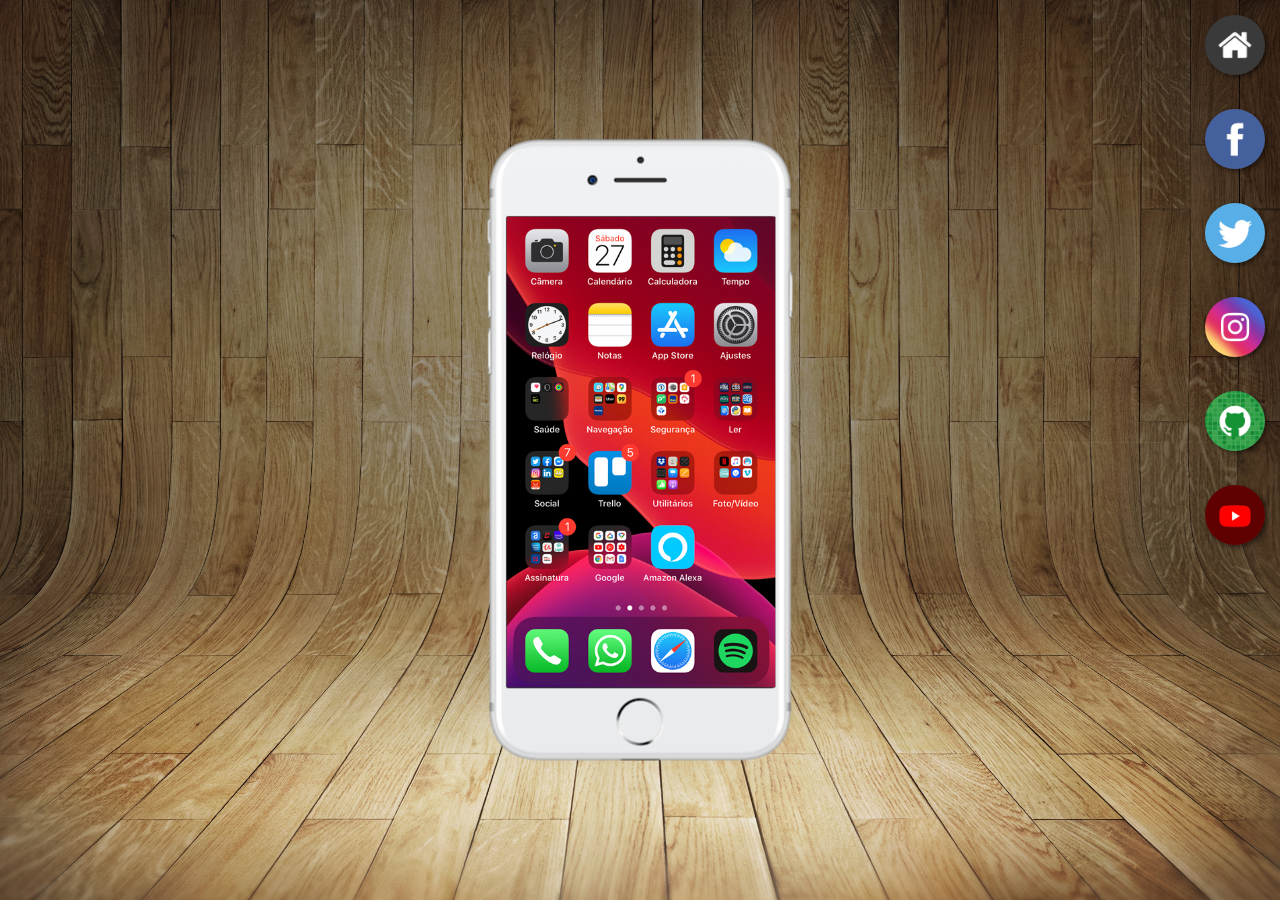
<file: index.html>
<!DOCTYPE html>
<html lang="pt-br">
<head>
    <meta charset="UTF-8">
    <meta http-equiv="X-UA-Compatible" content="IE=edge">
    <meta name="viewport" content="width=device-width, initial-scale=1.0">
    <title>Projeto Redes Sociais</title>

    <link rel="shortcut icon" href="favicon.ico" type="image/x-icon">

    <link rel="stylesheet" href="estilos/style.css">

</head>
<body>
    <main>
        <section id="telefone">
            <iframe src="home.html" name="tela" id="tela" frameborder="0"></iframe>
        </section>
        <section id="redes-sociais">
            
            <a href="home.html" target="tela"><img src="imagens/logo-home.jpg" alt="Home"></a><br>
            
            <a href="facebook.html" target="tela"><img src="imagens/logo-facebook.jpg" alt="Facebook"></a><br>
            
            <a href="twitter.html" target="tela"><img src="imagens/logo-twitter.jpg" alt="Twitter"></a><br>
            
            <a href="instagram.html" target="tela"><img src="imagens/logo-instagram.jpg" alt="Instagram"></a><br>
            
            <a href="github.html" target="tela"><img src="imagens/logo-github.jpg" alt="GitHub"></a><br>
            
            <a href="youtube.html" target="tela"><img src="imagens/logo-youtube.jpg" alt="YouTube"></a><br>
        </section>
    </main>
</body>
</html>
</file>
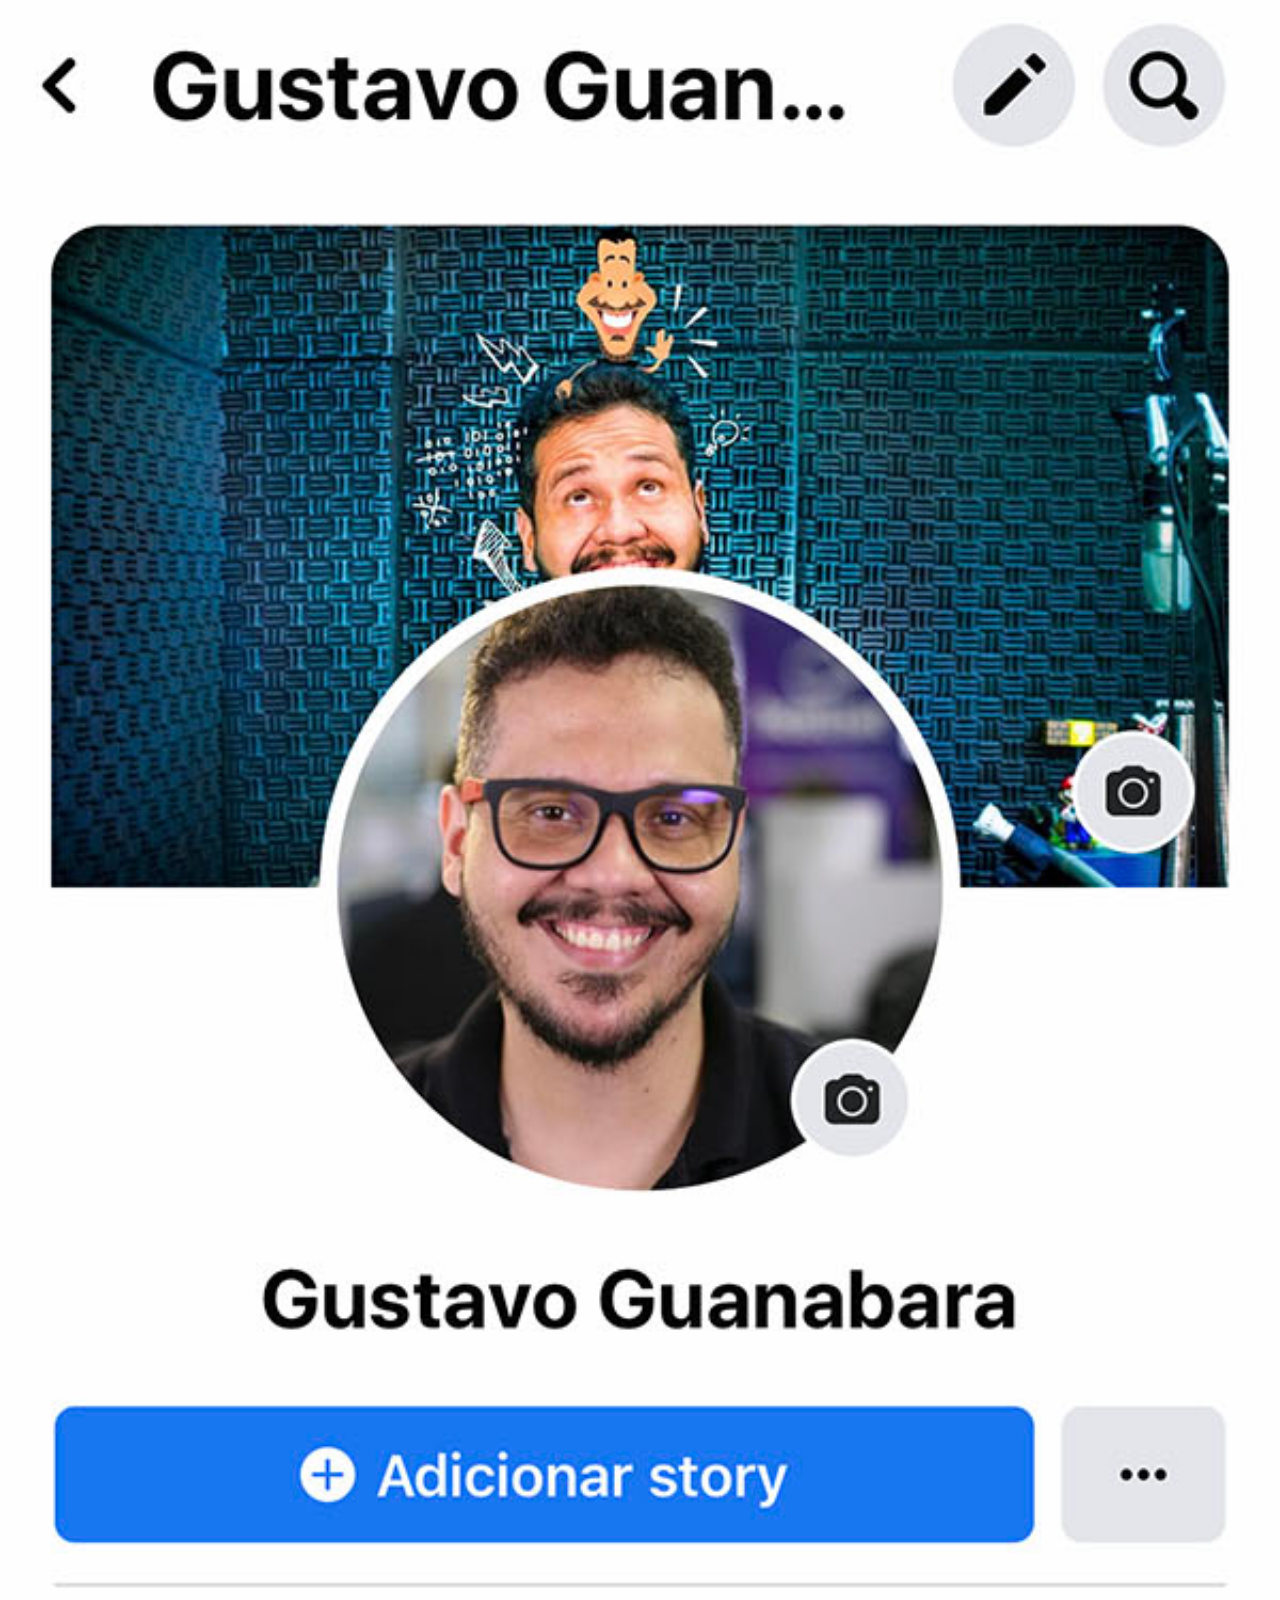
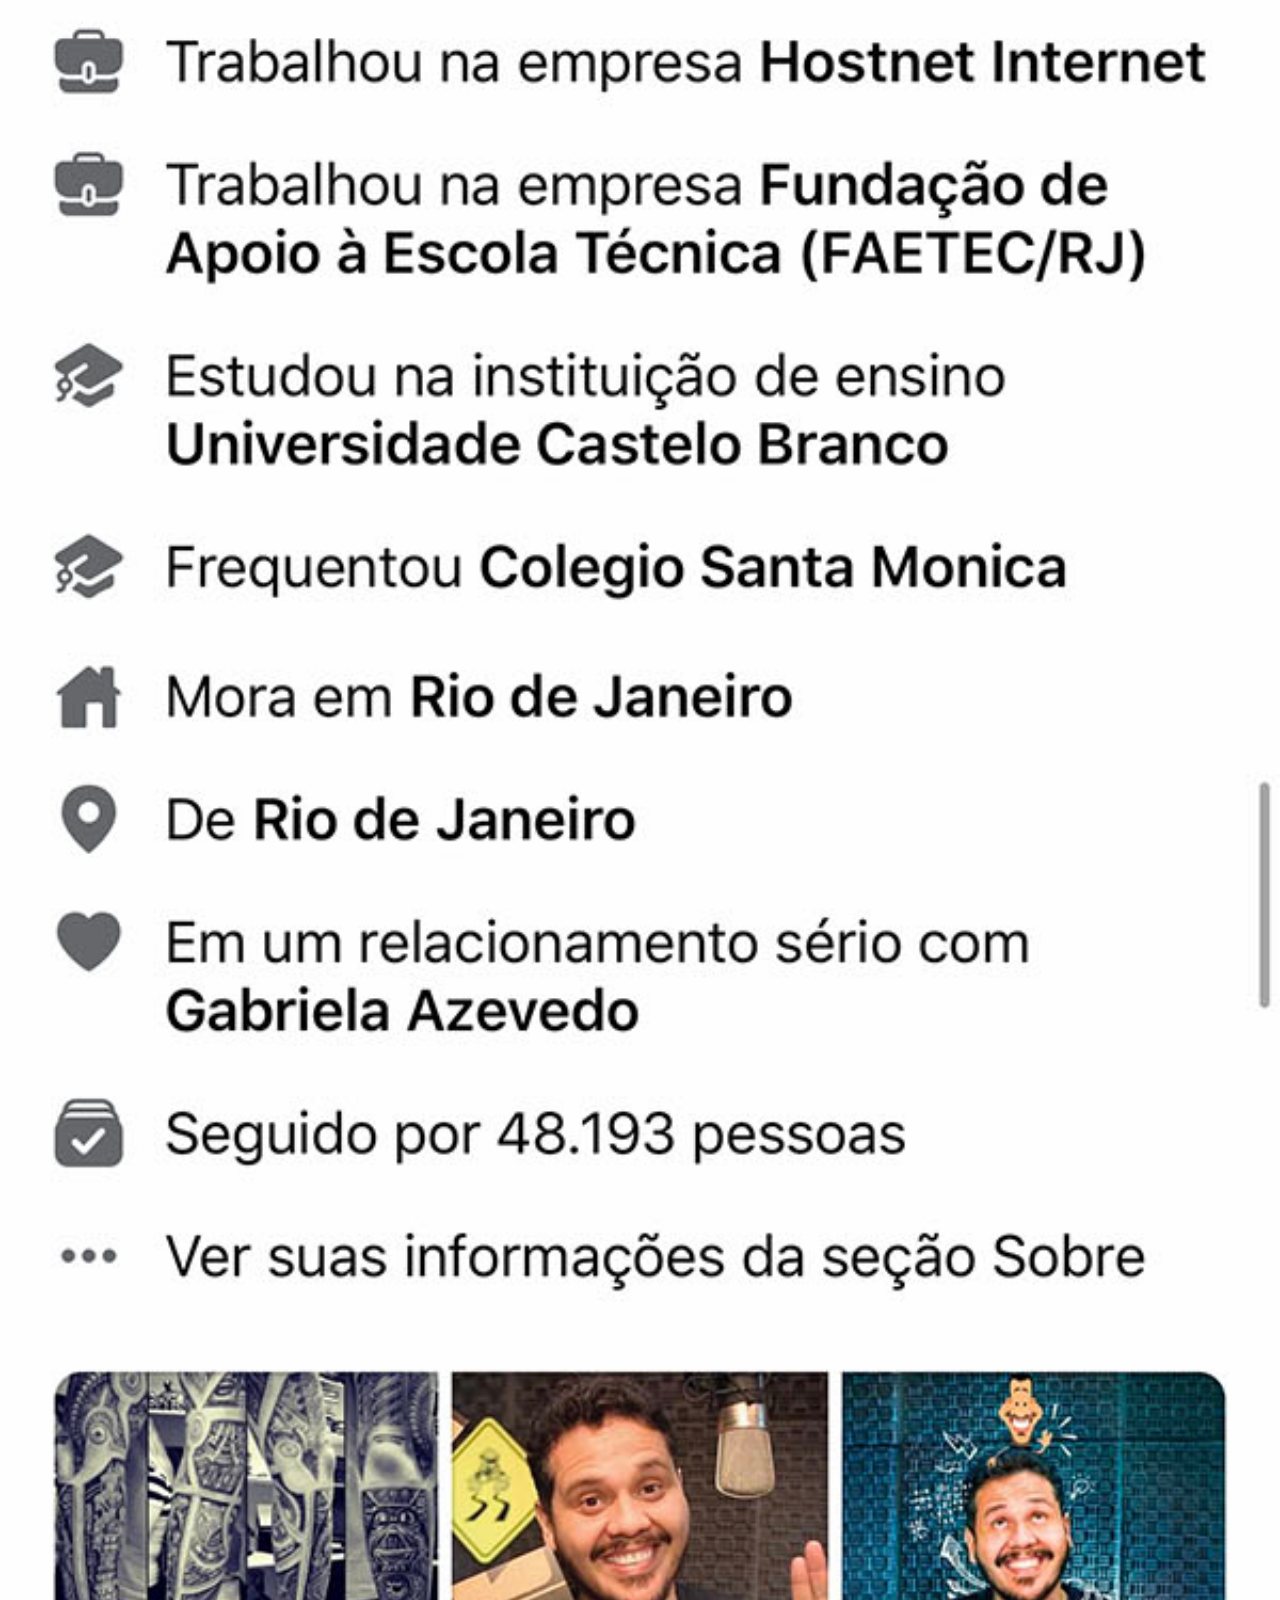
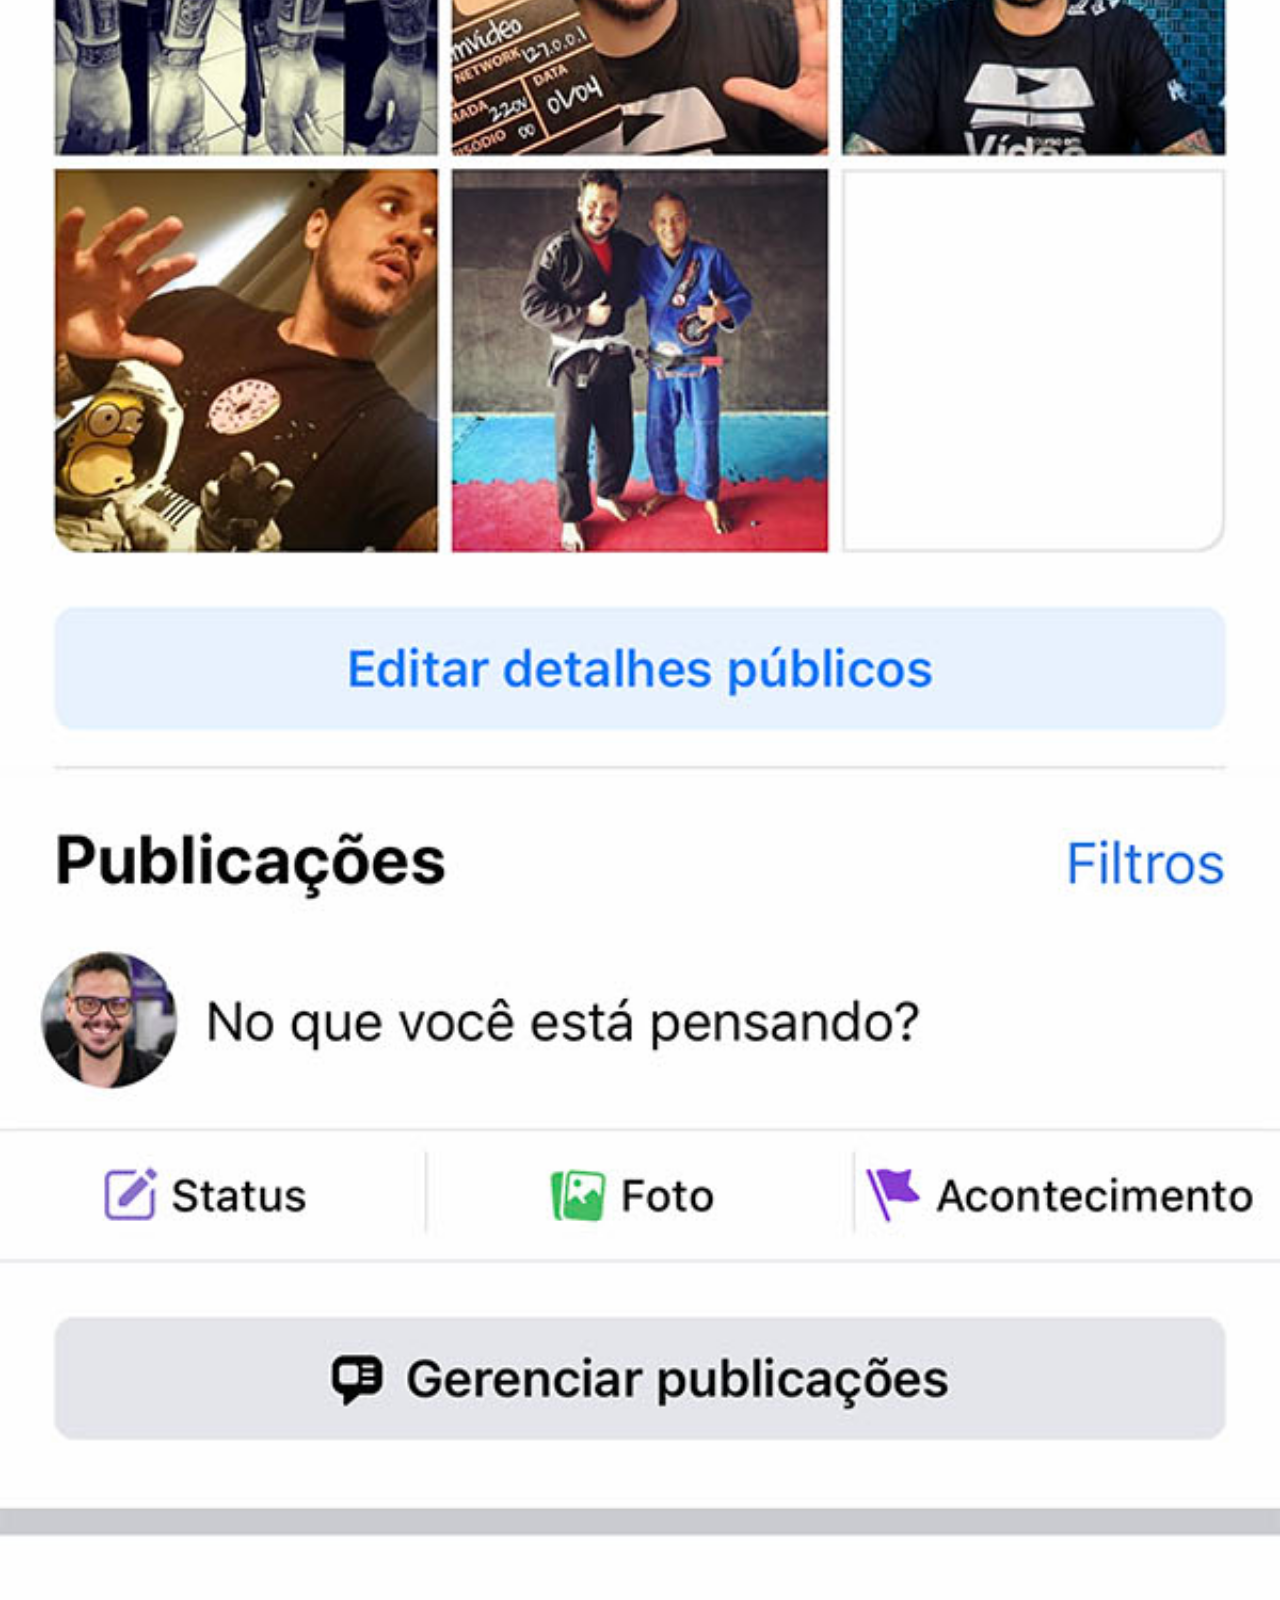
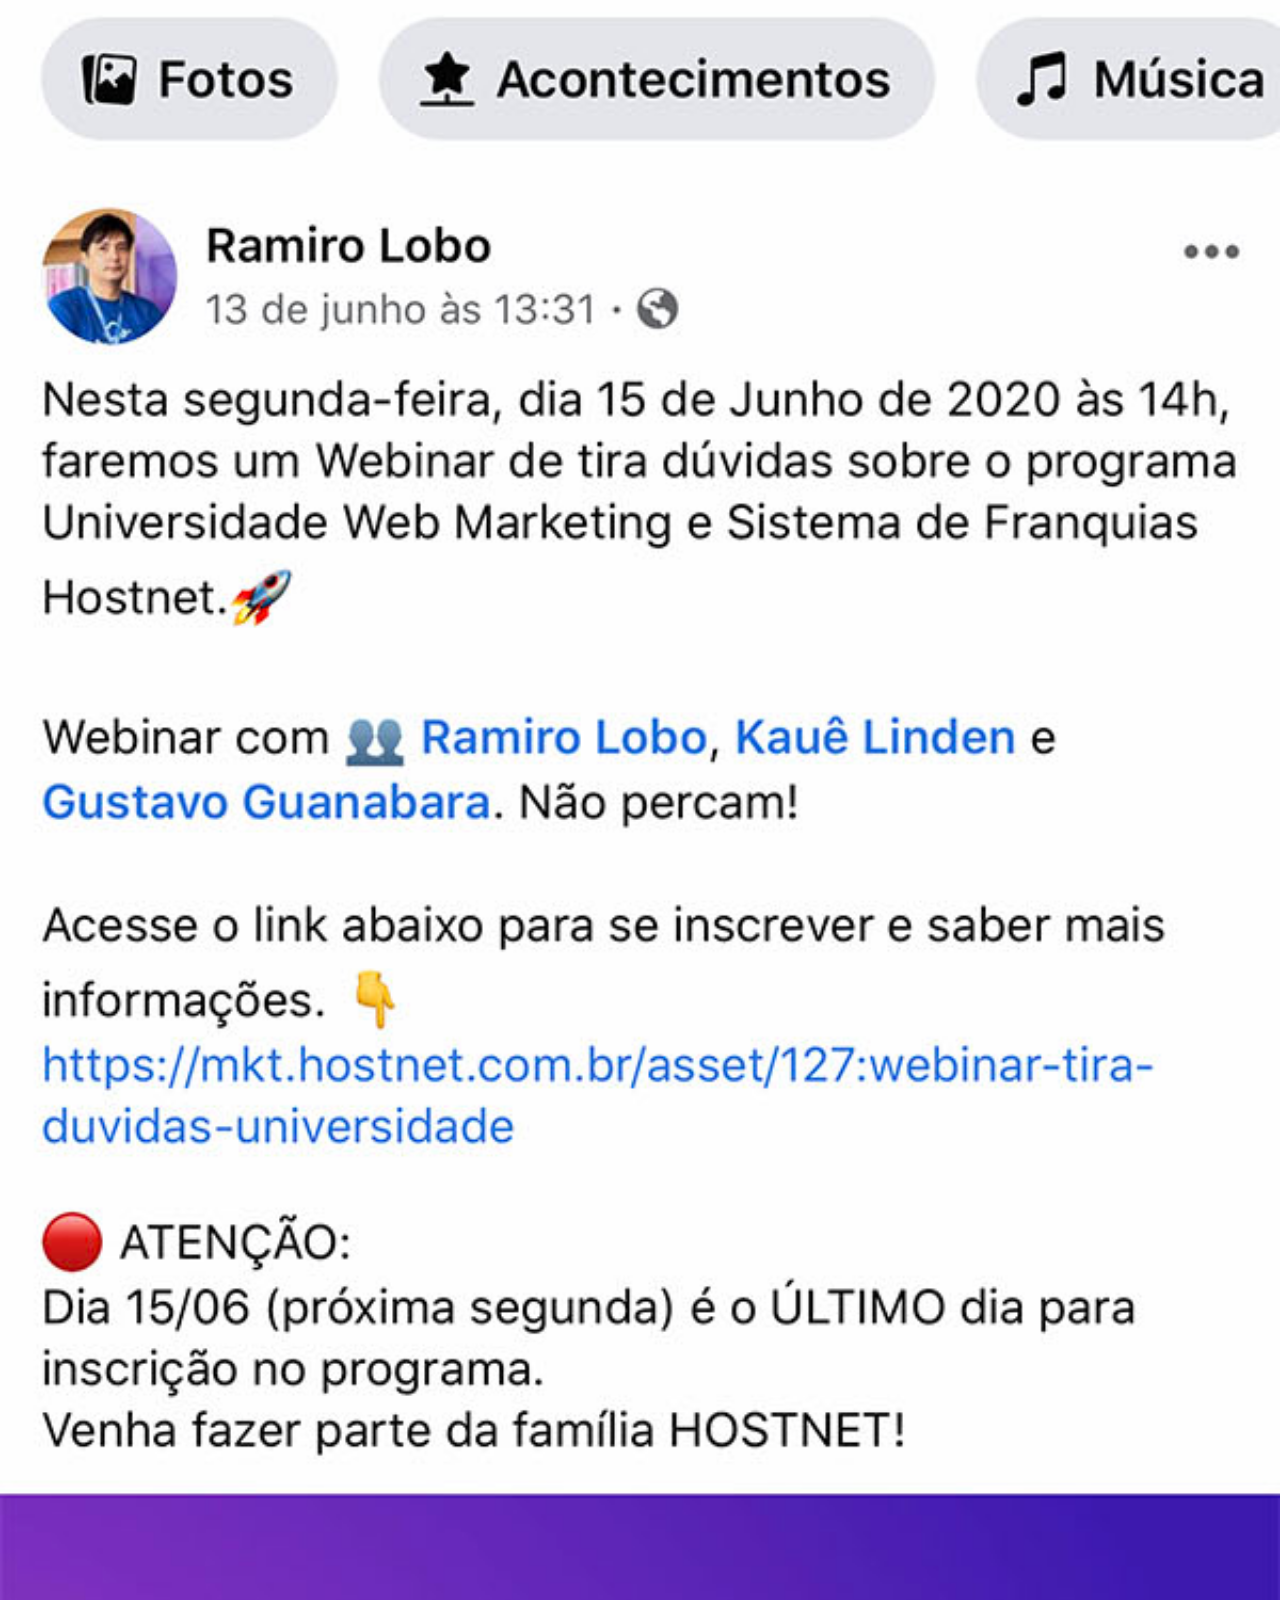
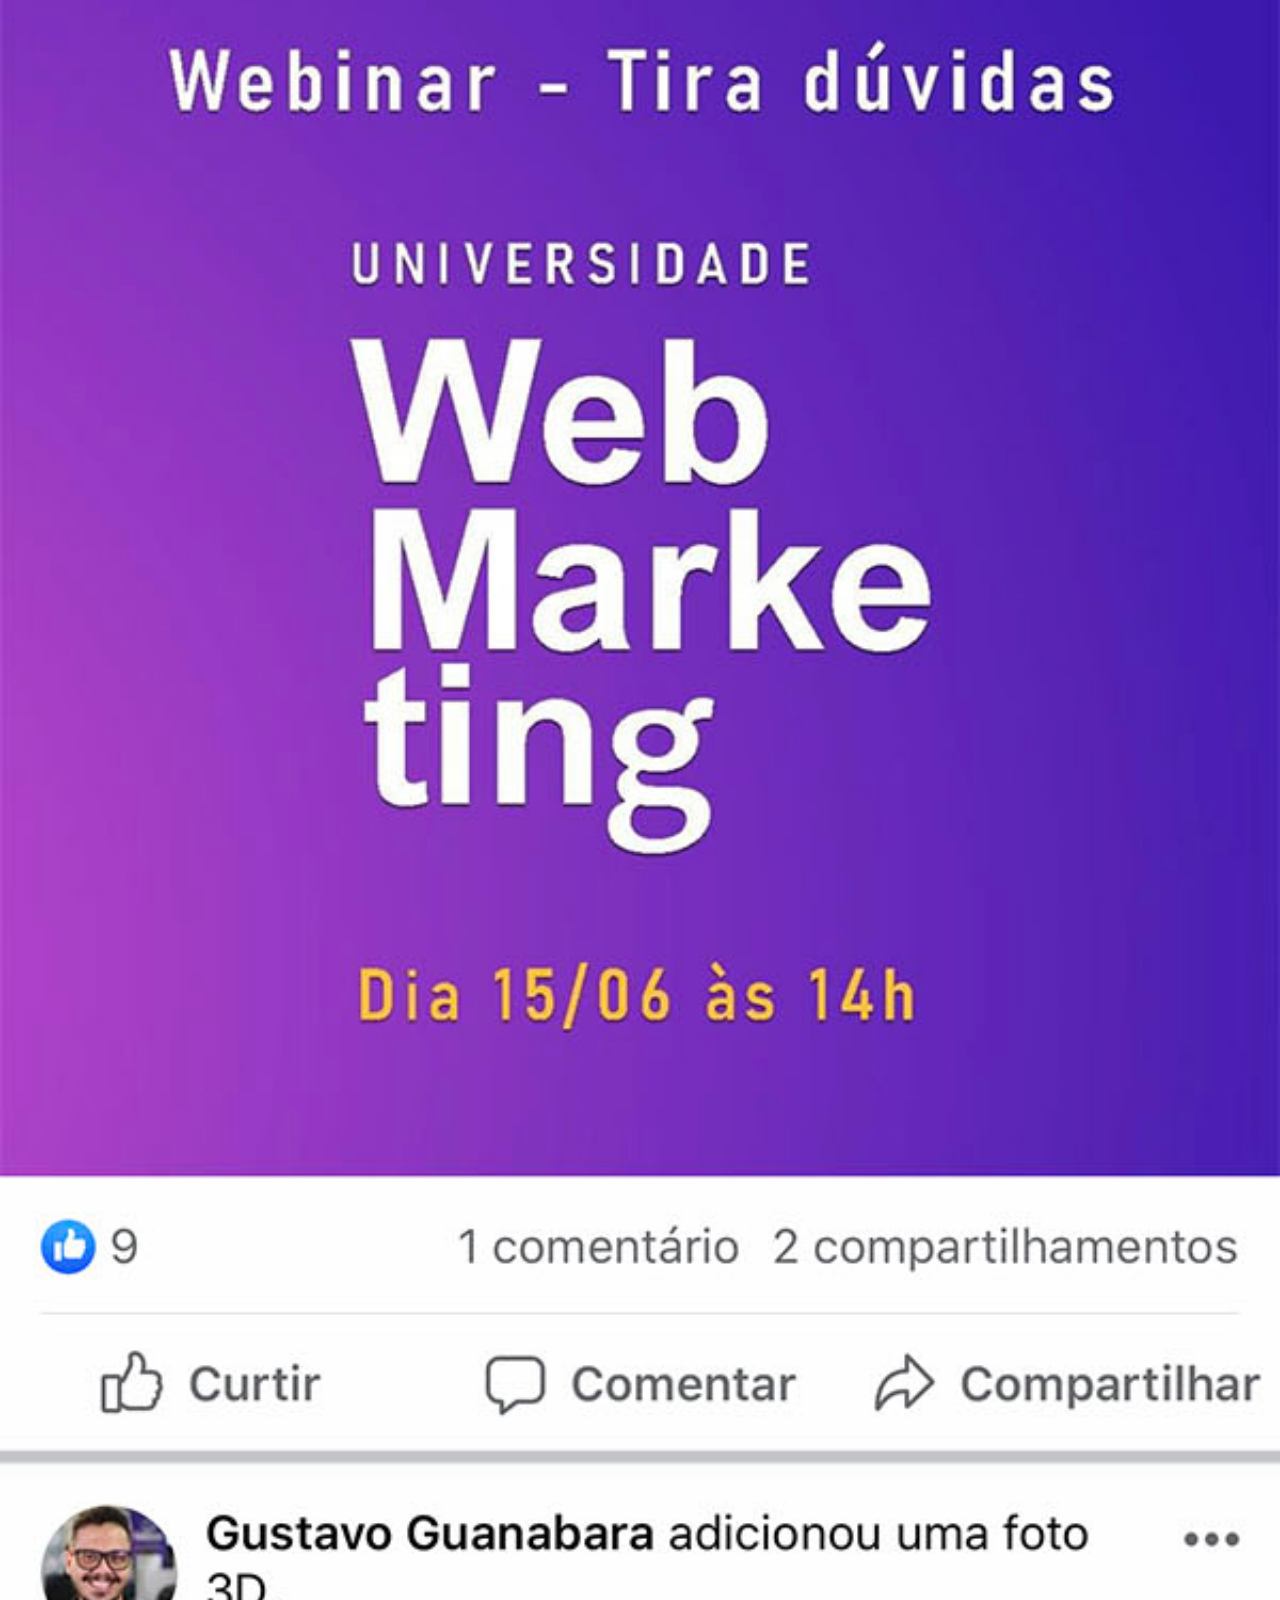
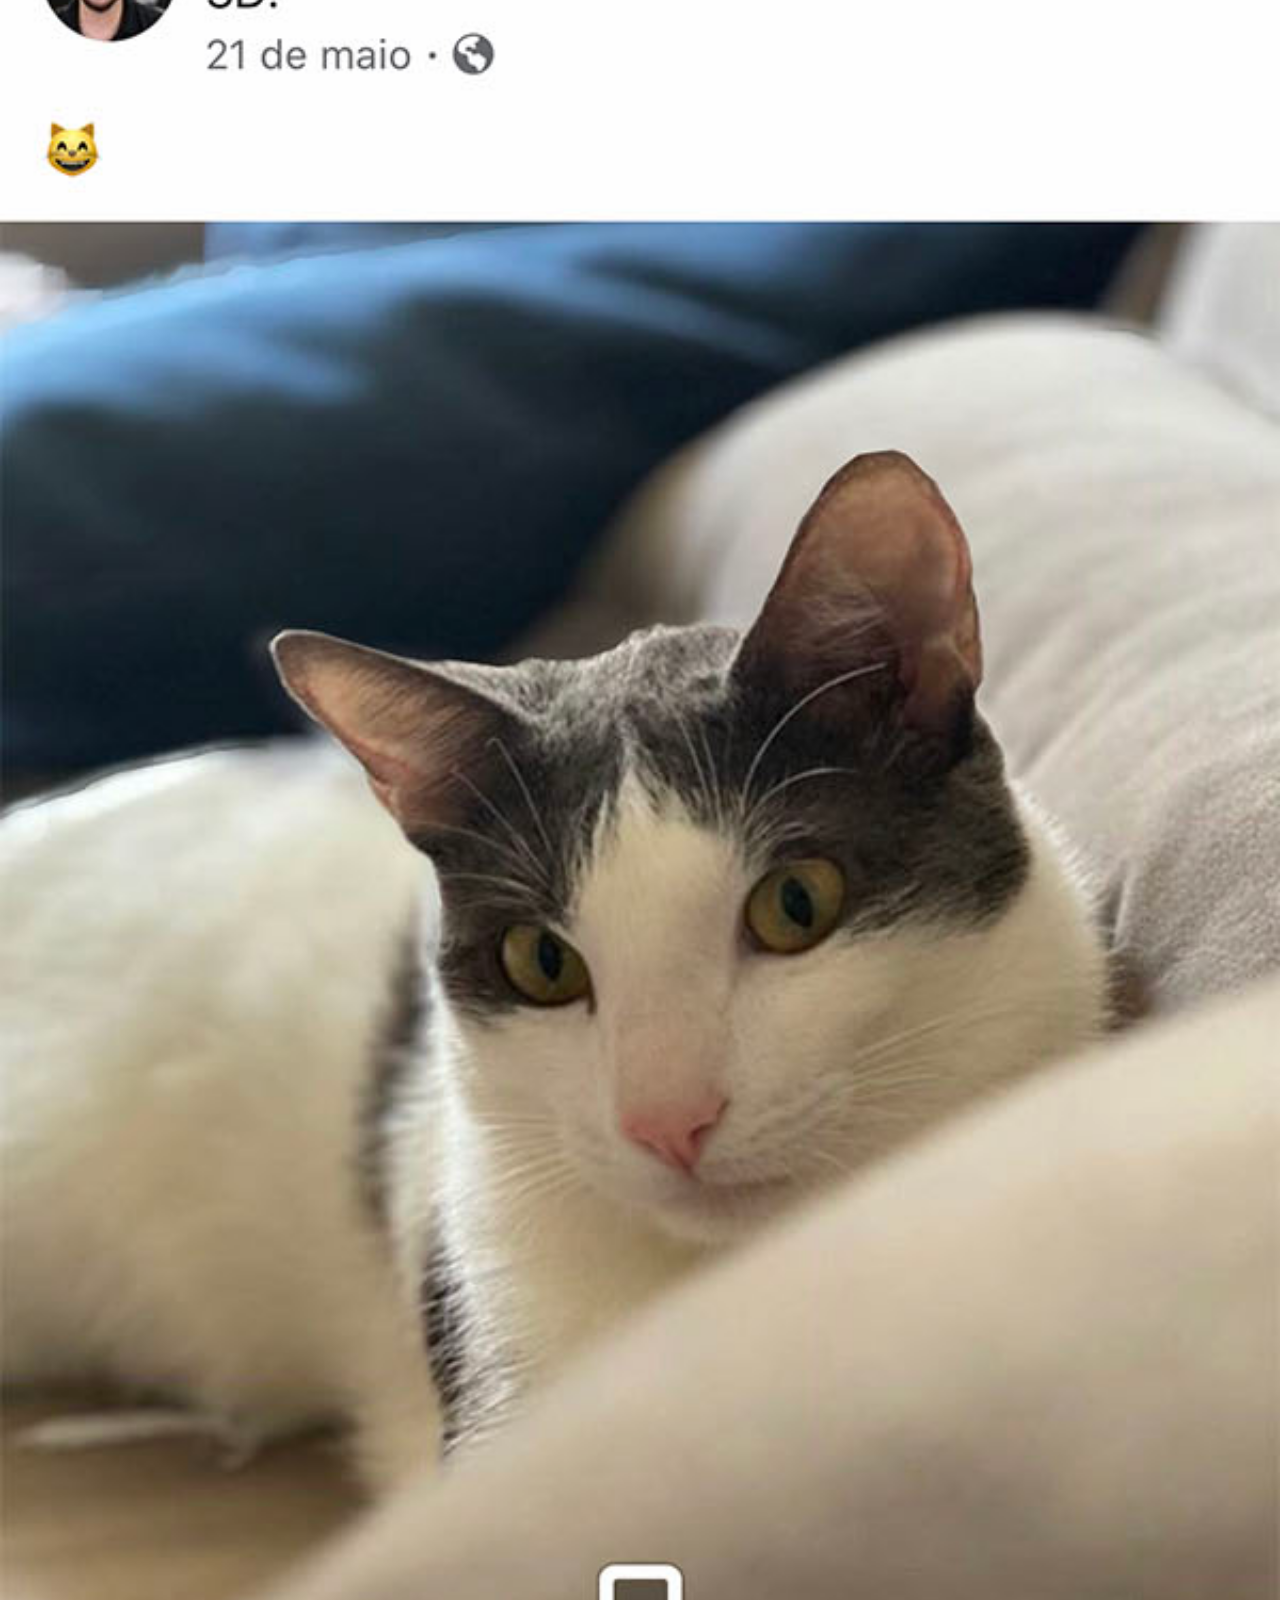
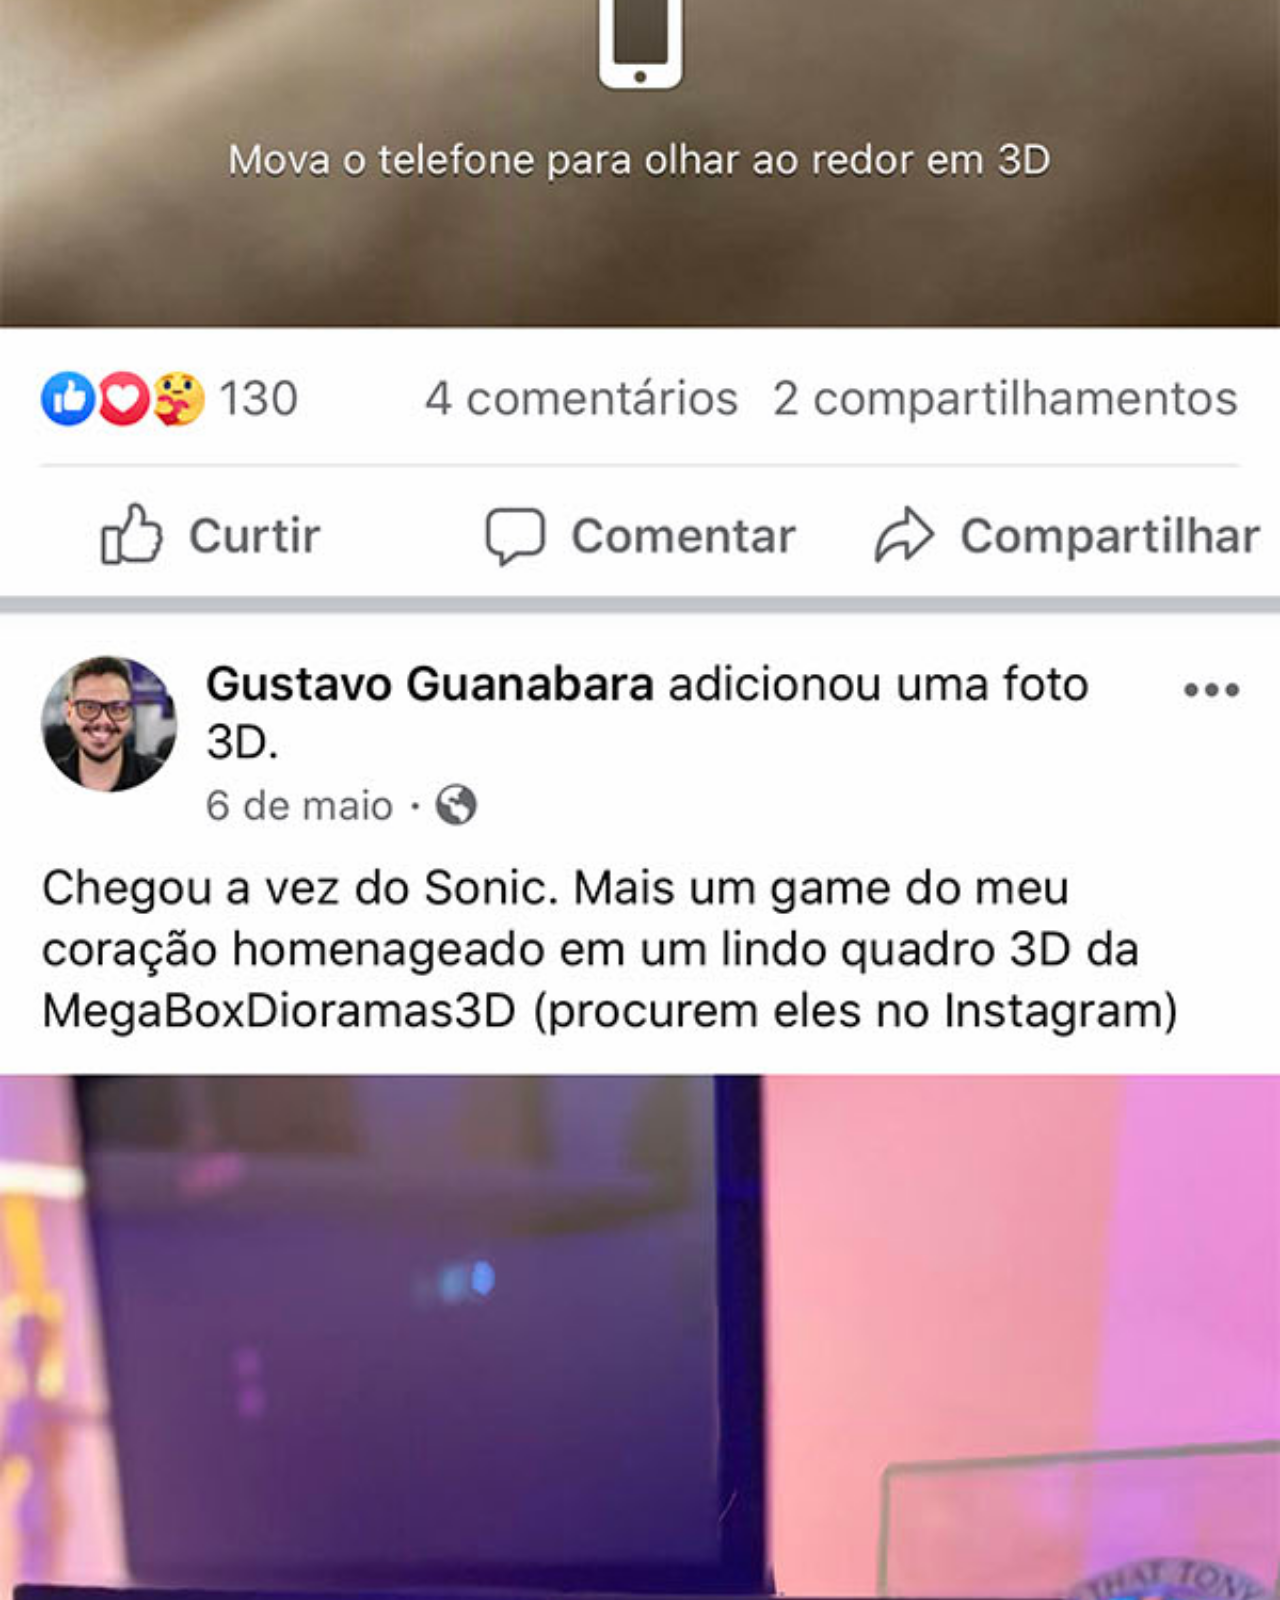
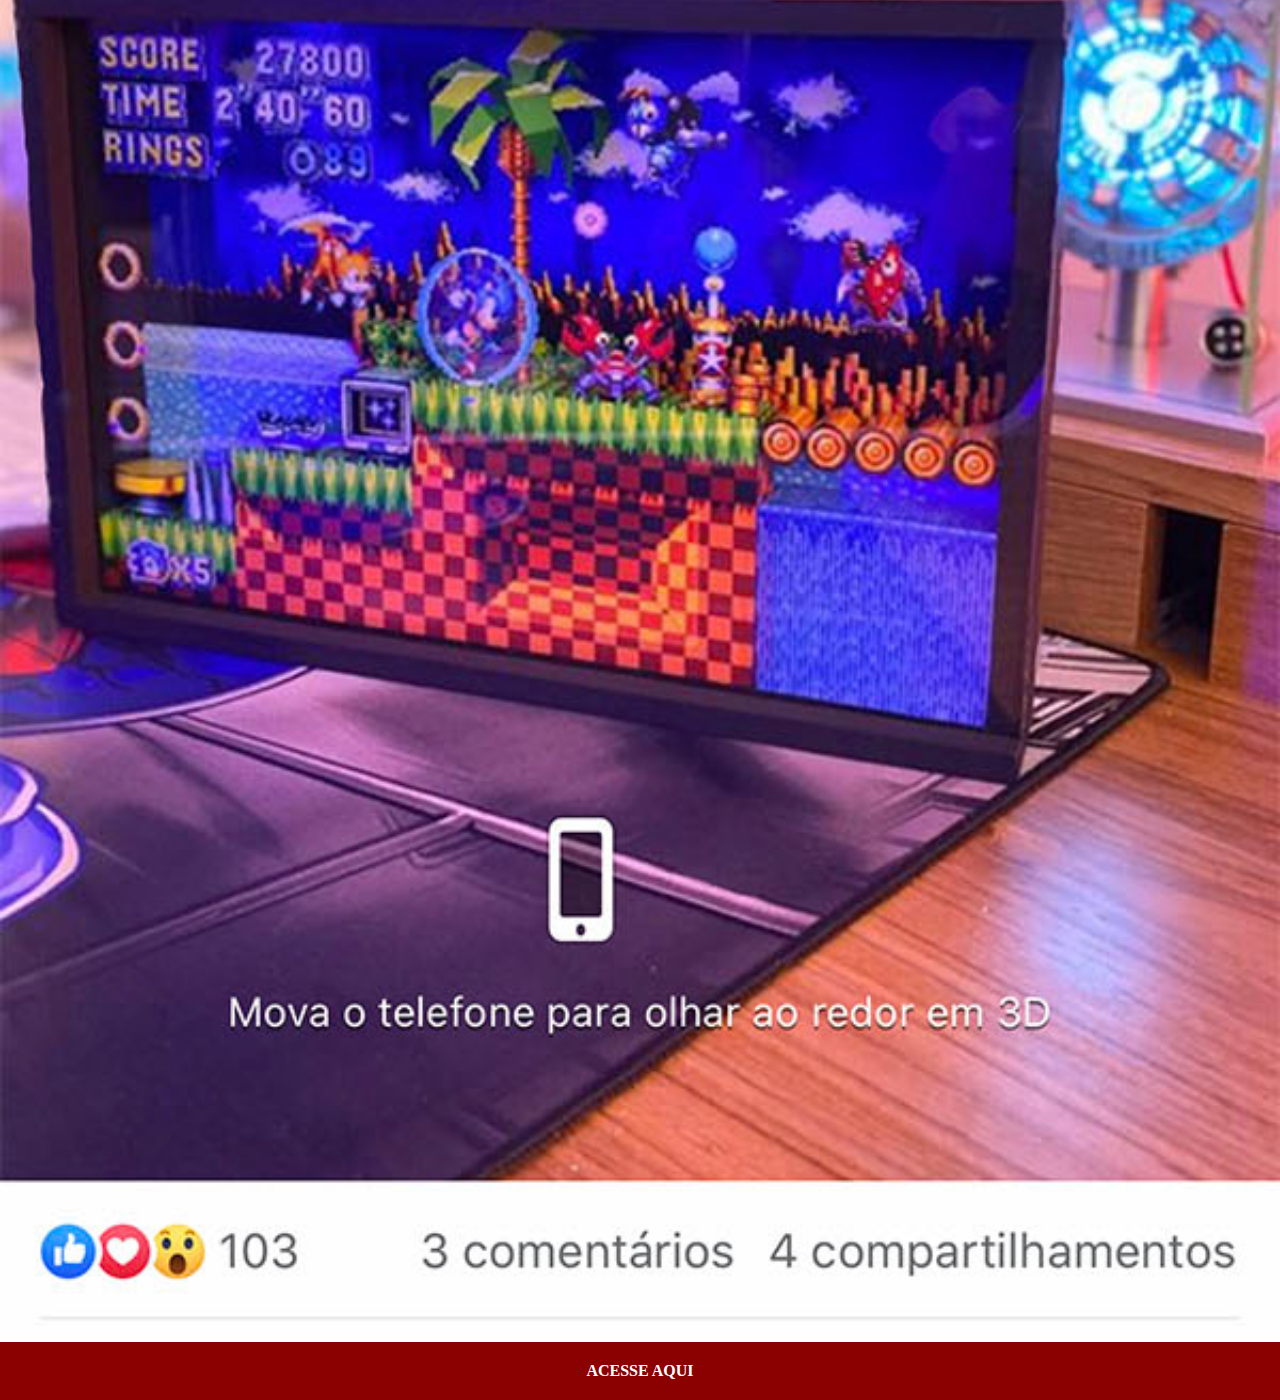
<file: facebook.html>
<!DOCTYPE html>
<html lang="pt-br">
<head>
    <meta charset="UTF-8">
    <meta http-equiv="X-UA-Compatible" content="IE=edge">
    <meta name="viewport" content="width=device-width, initial-scale=1.0">
    <title>Document</title>
    <style>
        *{
            margin: 0;
            padding: 0;
        }
        img{
            width: 100vw;
        }
        a{
            display: block;
            background-color: darkred;
            color: white;
            padding: 20px;
            text-align: center;
            font-weight: bolder;
            text-decoration: none;
        }

        ::-webkit-scrollbar{
            width: 0;
            height: 0;
        }
    </style>
</head>
<body>
    <img src="imagens/tela-facebook.jpg" alt="Facebook"><a href="https://www.facebook.com/CursoemVideo" target='_blank'>ACESSE AQUI</a>
</body>
</html>
</file>
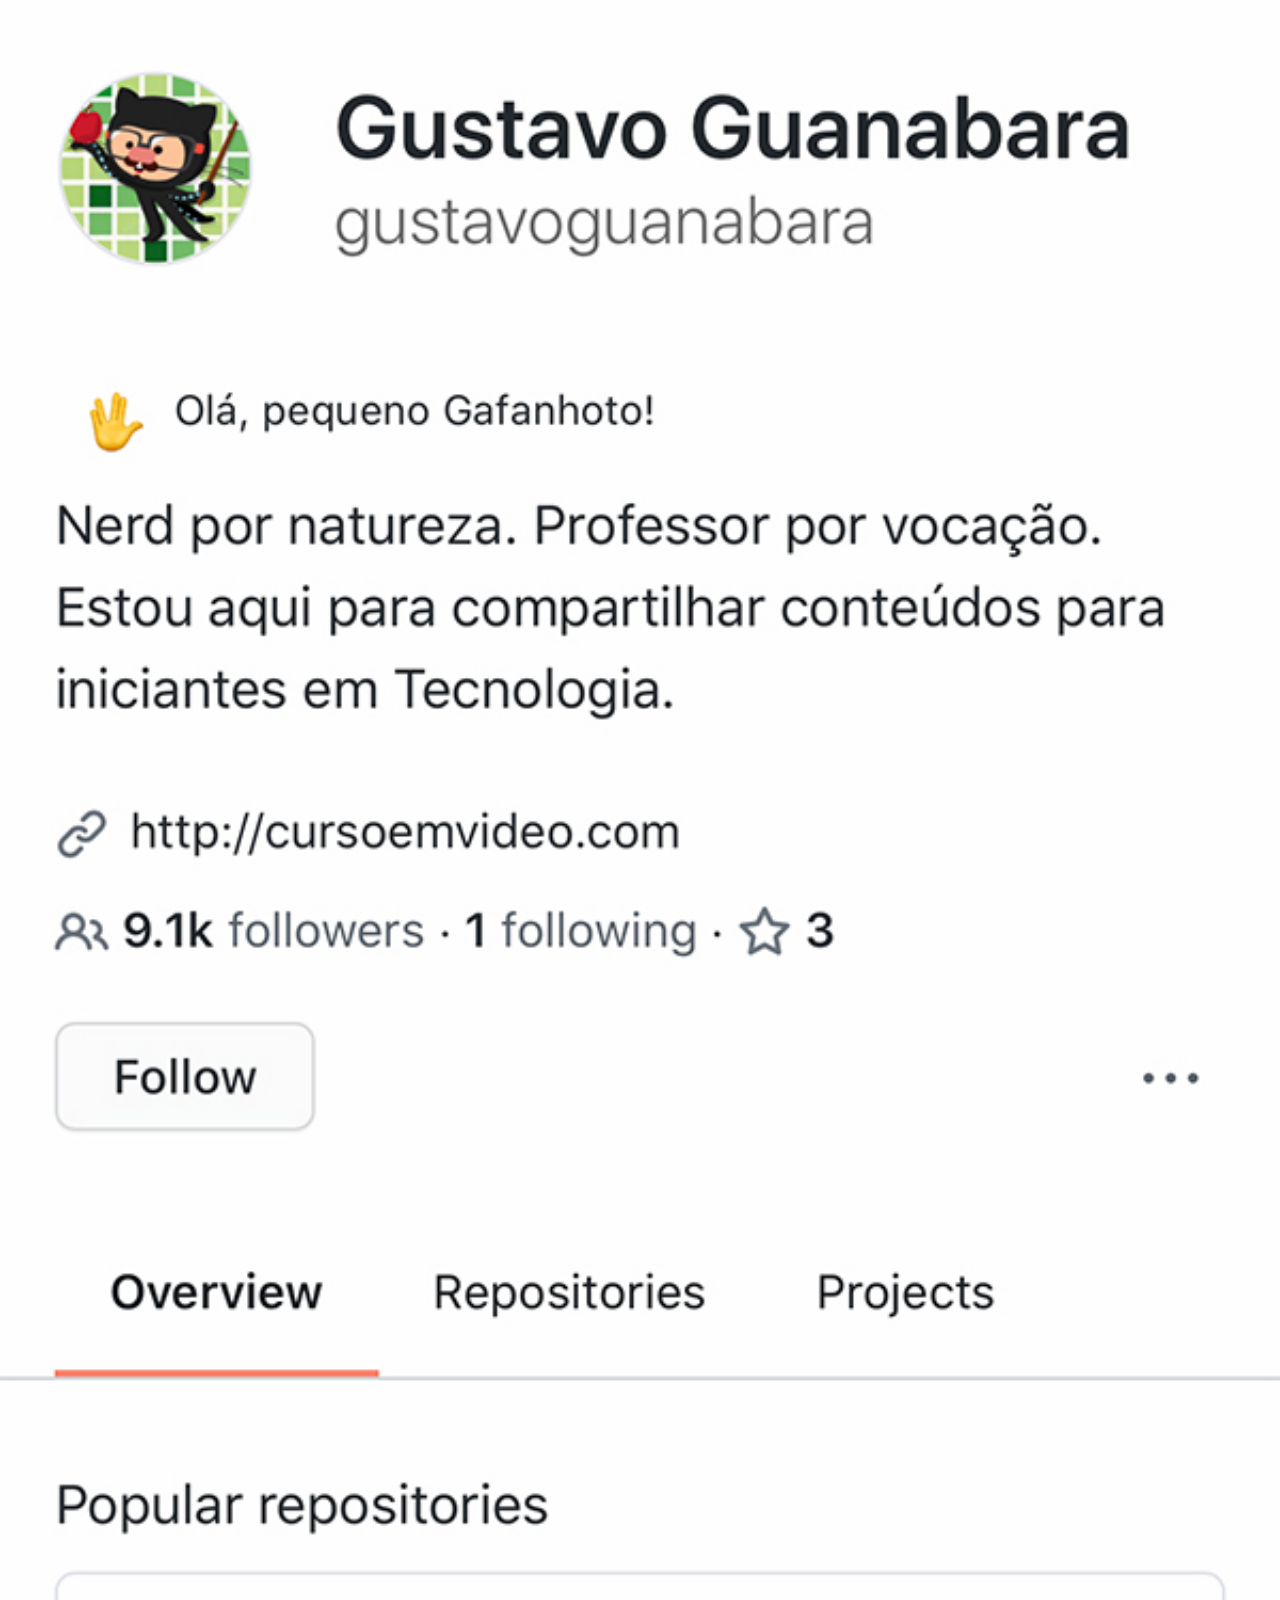
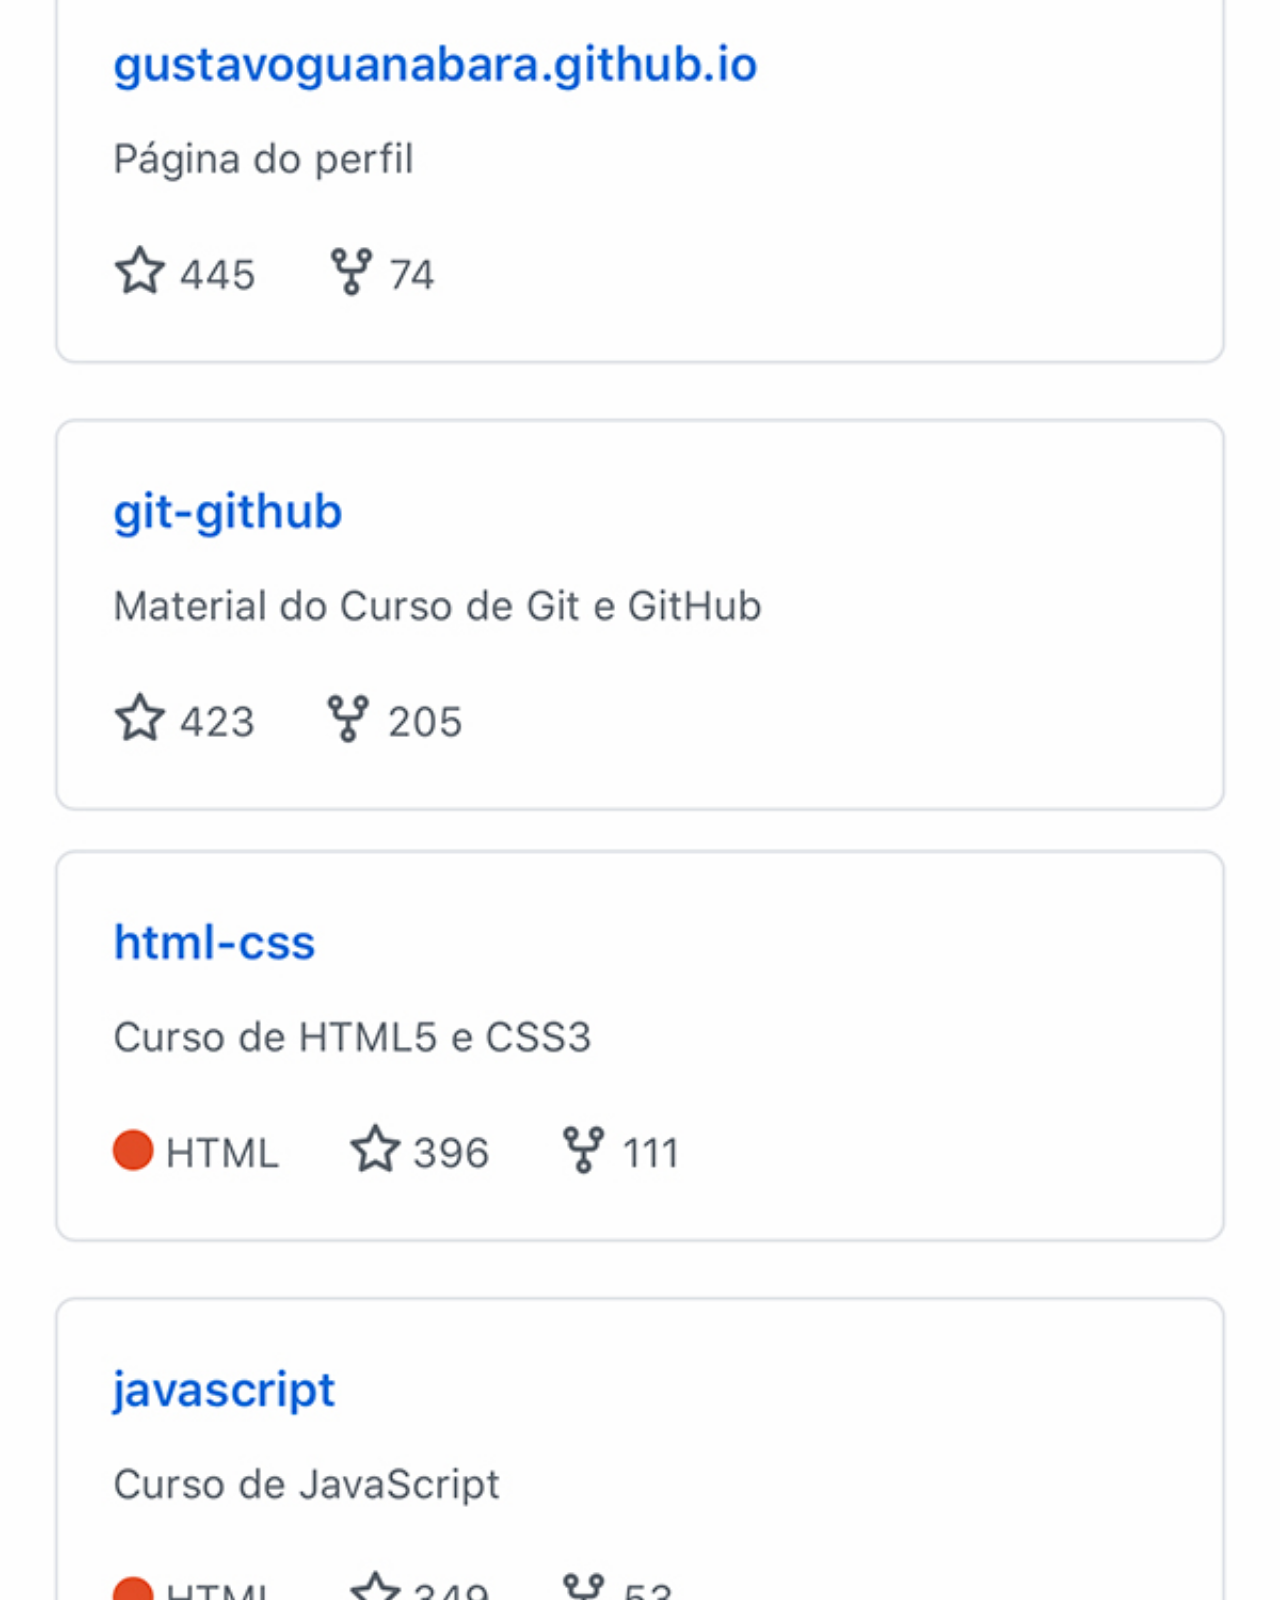
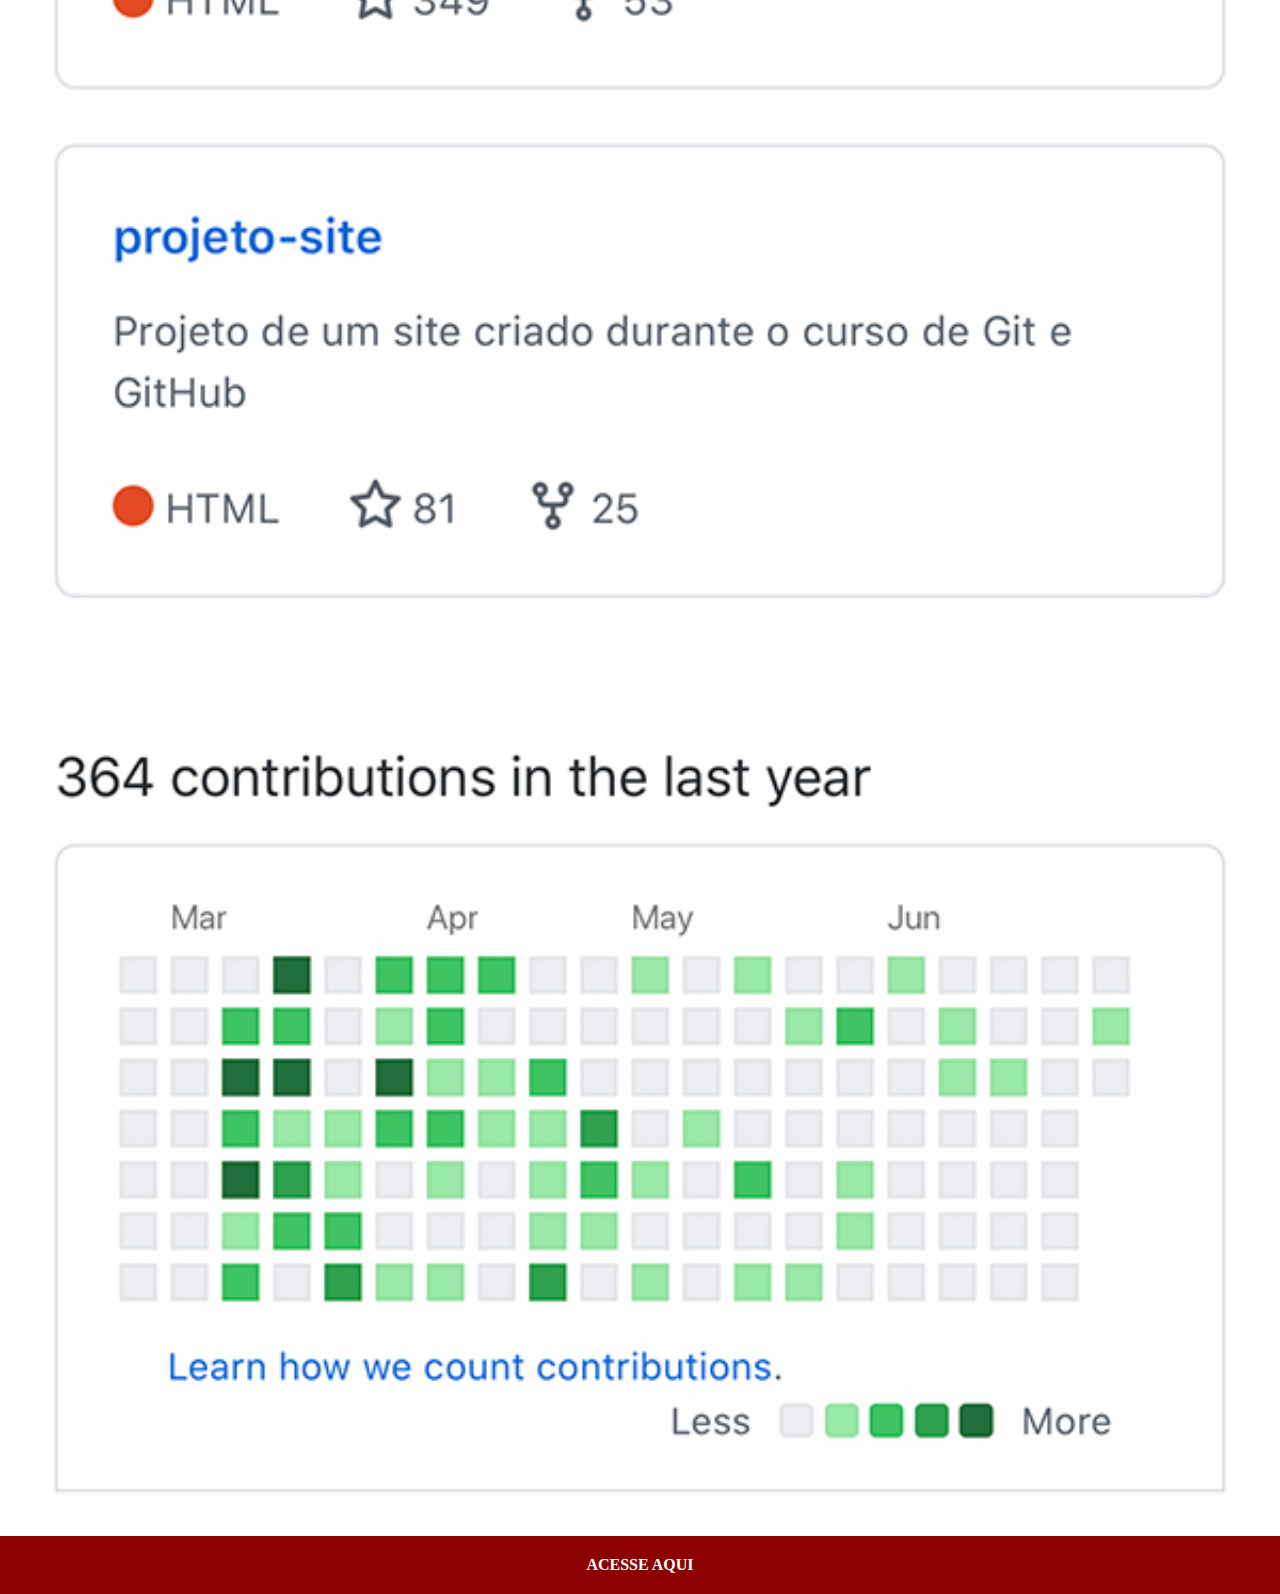
<file: github.html>
<!DOCTYPE html>
<html lang="pt-br">
<head>
    <meta charset="UTF-8">
    <meta http-equiv="X-UA-Compatible" content="IE=edge">
    <meta name="viewport" content="width=device-width, initial-scale=1.0">
    <title>Document</title>
    <style>
        *{
            margin: 0;
            padding: 0;
        }
        img{
            width: 100vw;
        }
        a{
            display: block;
            background-color: darkred;
            color: white;
            padding: 20px;
            text-align: center;
            font-weight: bolder;
            text-decoration: none;
        }

        ::-webkit-scrollbar{
            width: 0;
            height: 0;
        }
    </style>
</head>
<body>
    <img src="imagens/tela-github.jpg" alt="Github"><a href="https://www.github.com/gustavoguanabara" target='_blank'>ACESSE AQUI</a>
</body>
</html>
</file>
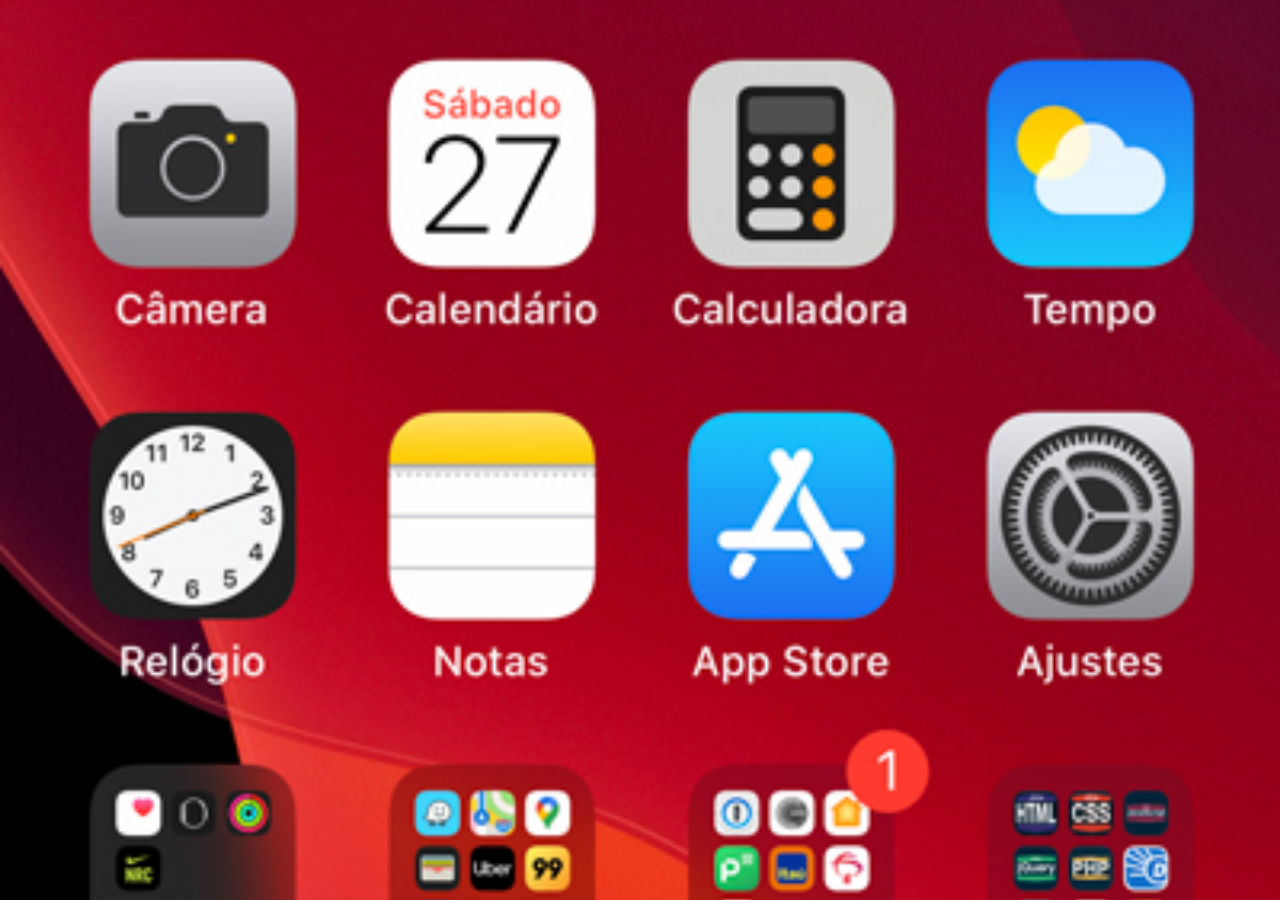
<file: home.html>
<!DOCTYPE html>
<html lang="pt-br">
<head>
    <meta charset="UTF-8">
    <meta http-equiv="X-UA-Compatible" content="IE=edge">
    <meta name="viewport" content="width=device-width, initial-scale=1.0">
    <title>Home</title>
</head>
<style>
    *{
        margin: 0px;
        padding: 0px;
    }

    body{
        width: 100vw;
        height: 100vh;
        background: black url(imagens/tela-home.jpg) no-repeat top center;
        background-size: cover;
    }
</style>
<body>
    
</body>
</html>
</file>
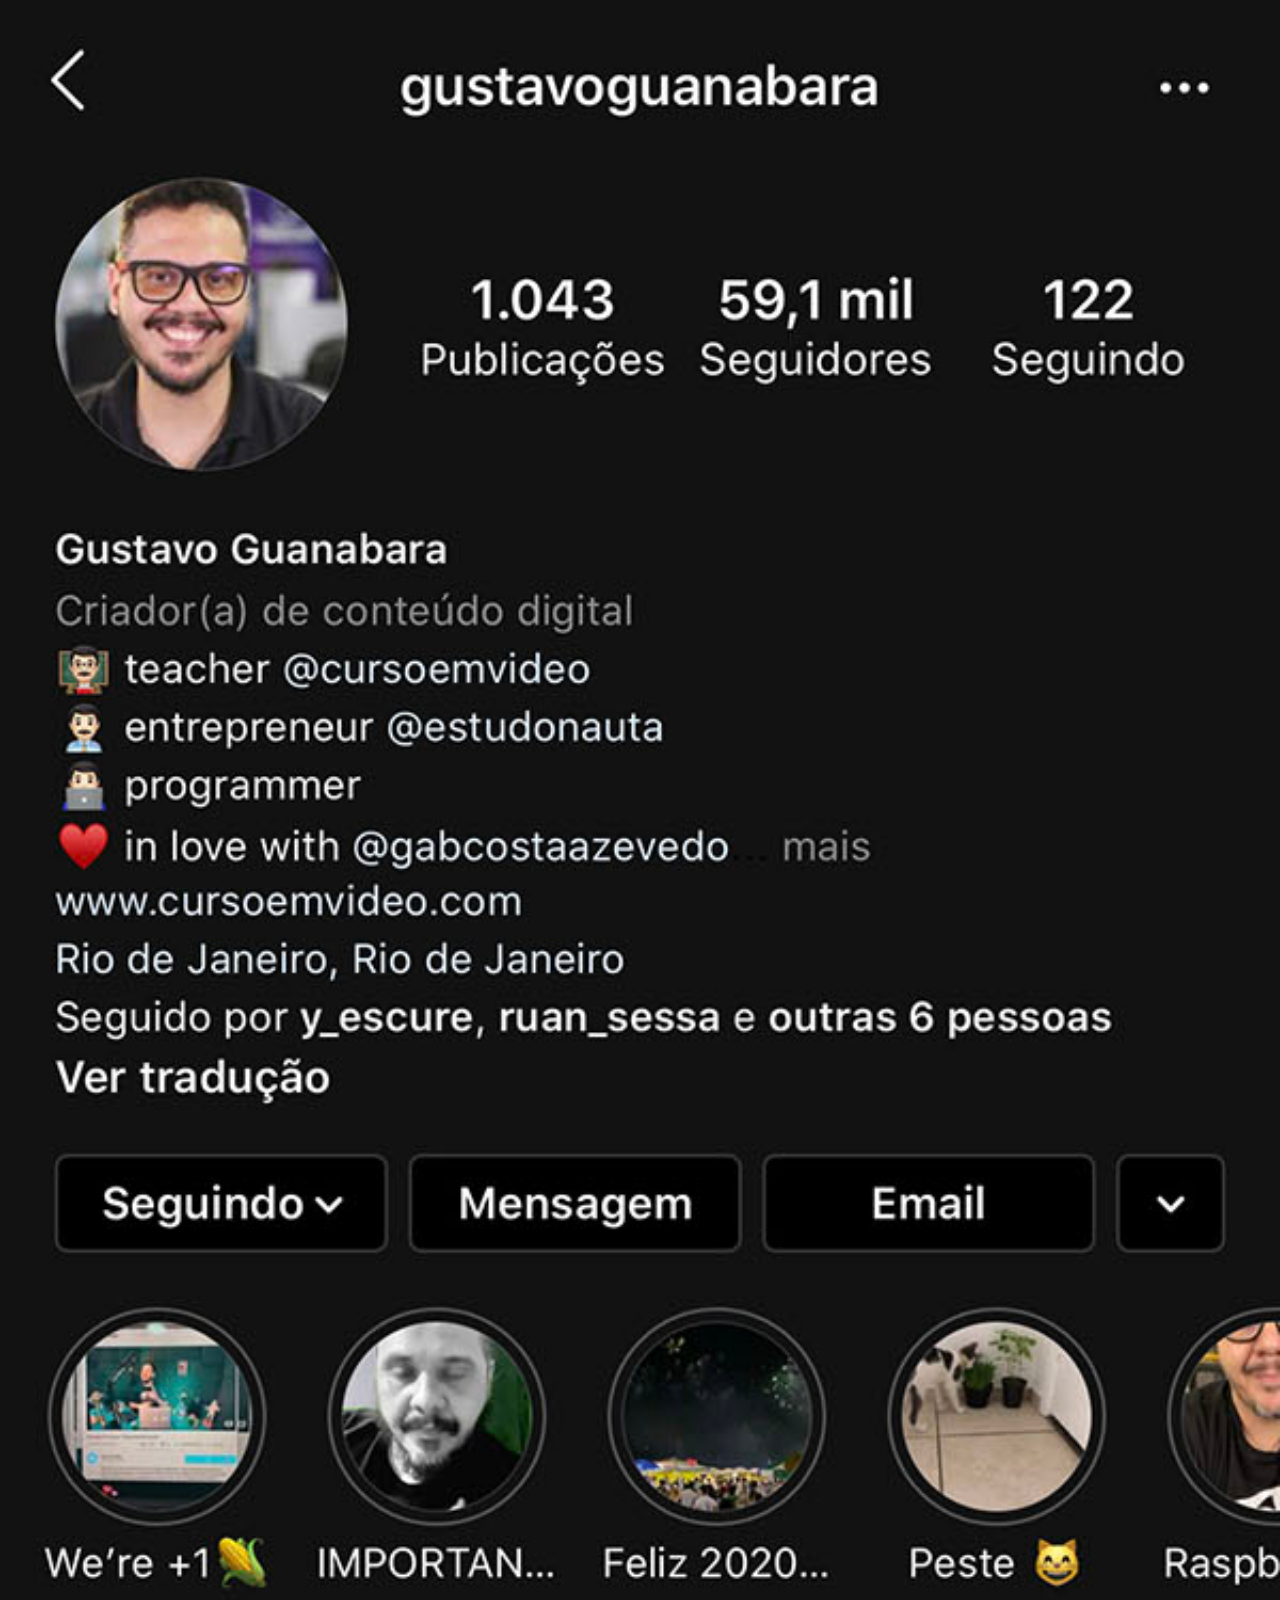
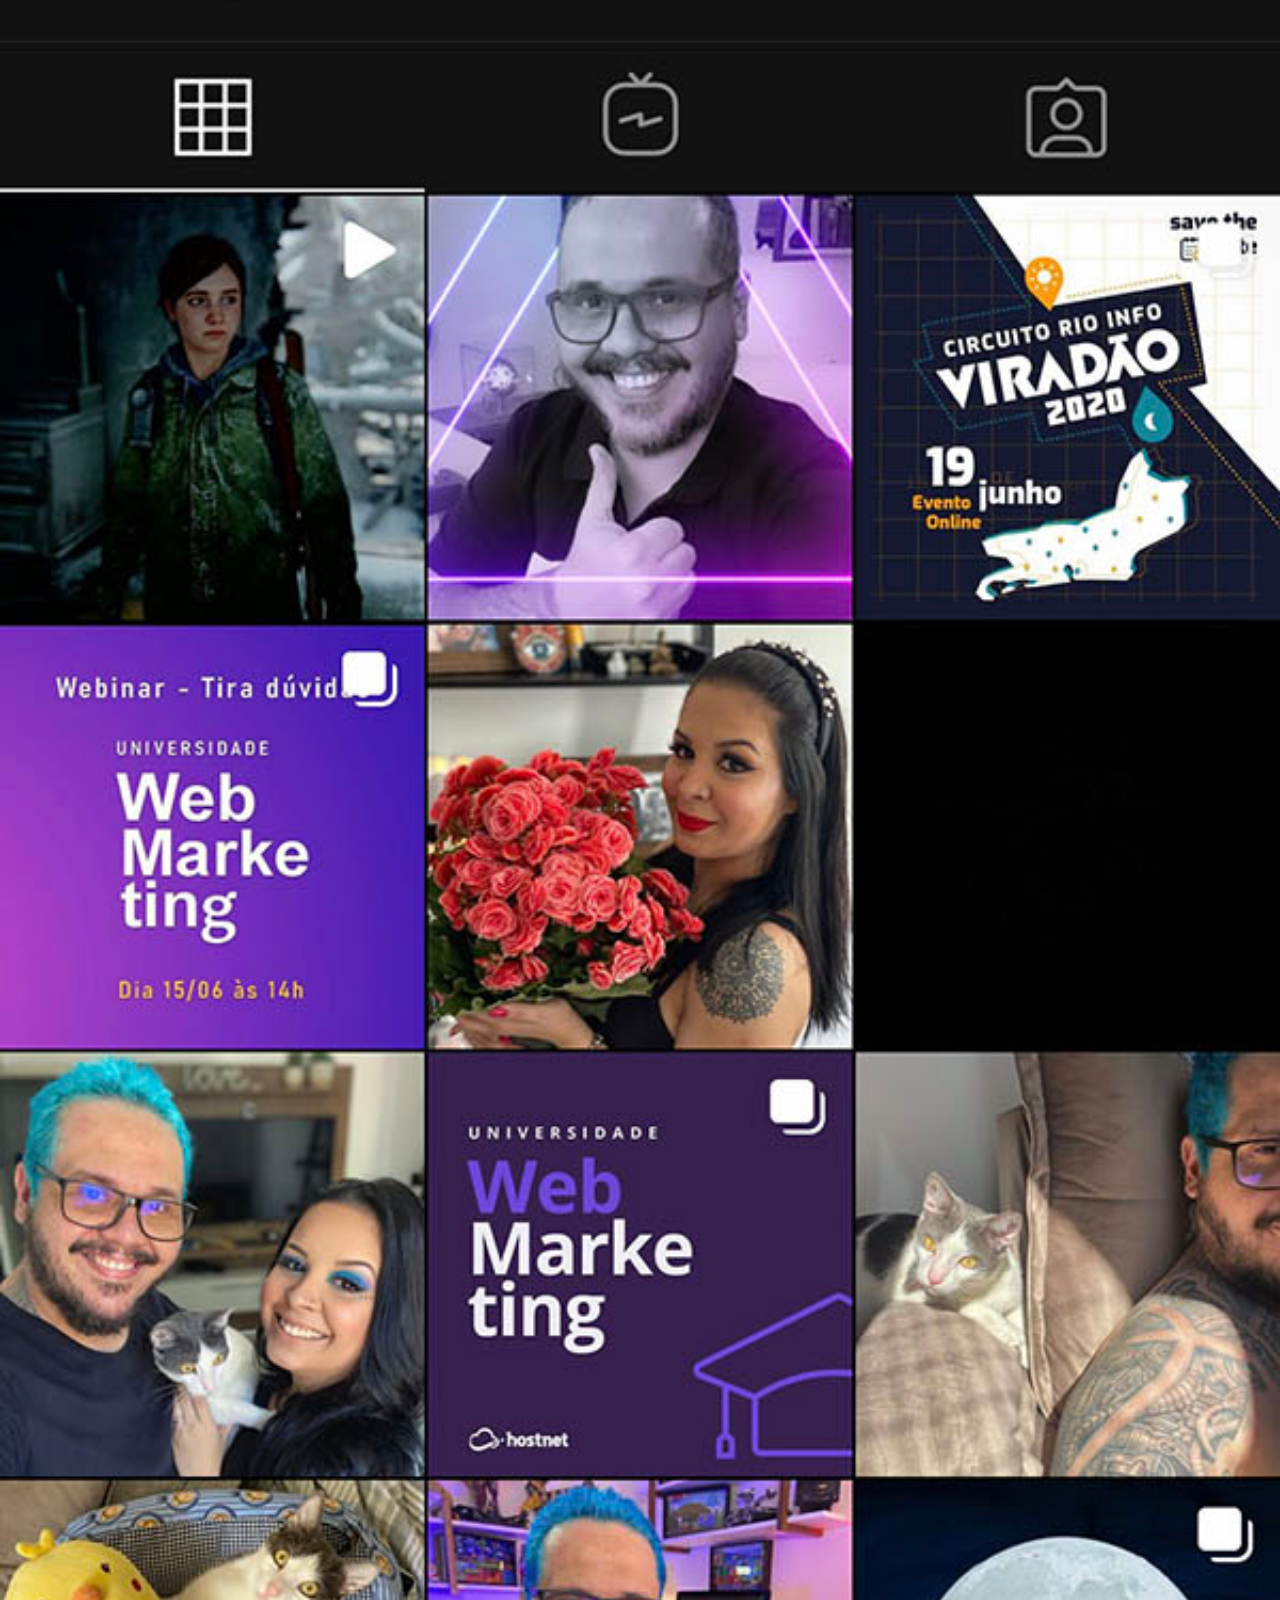
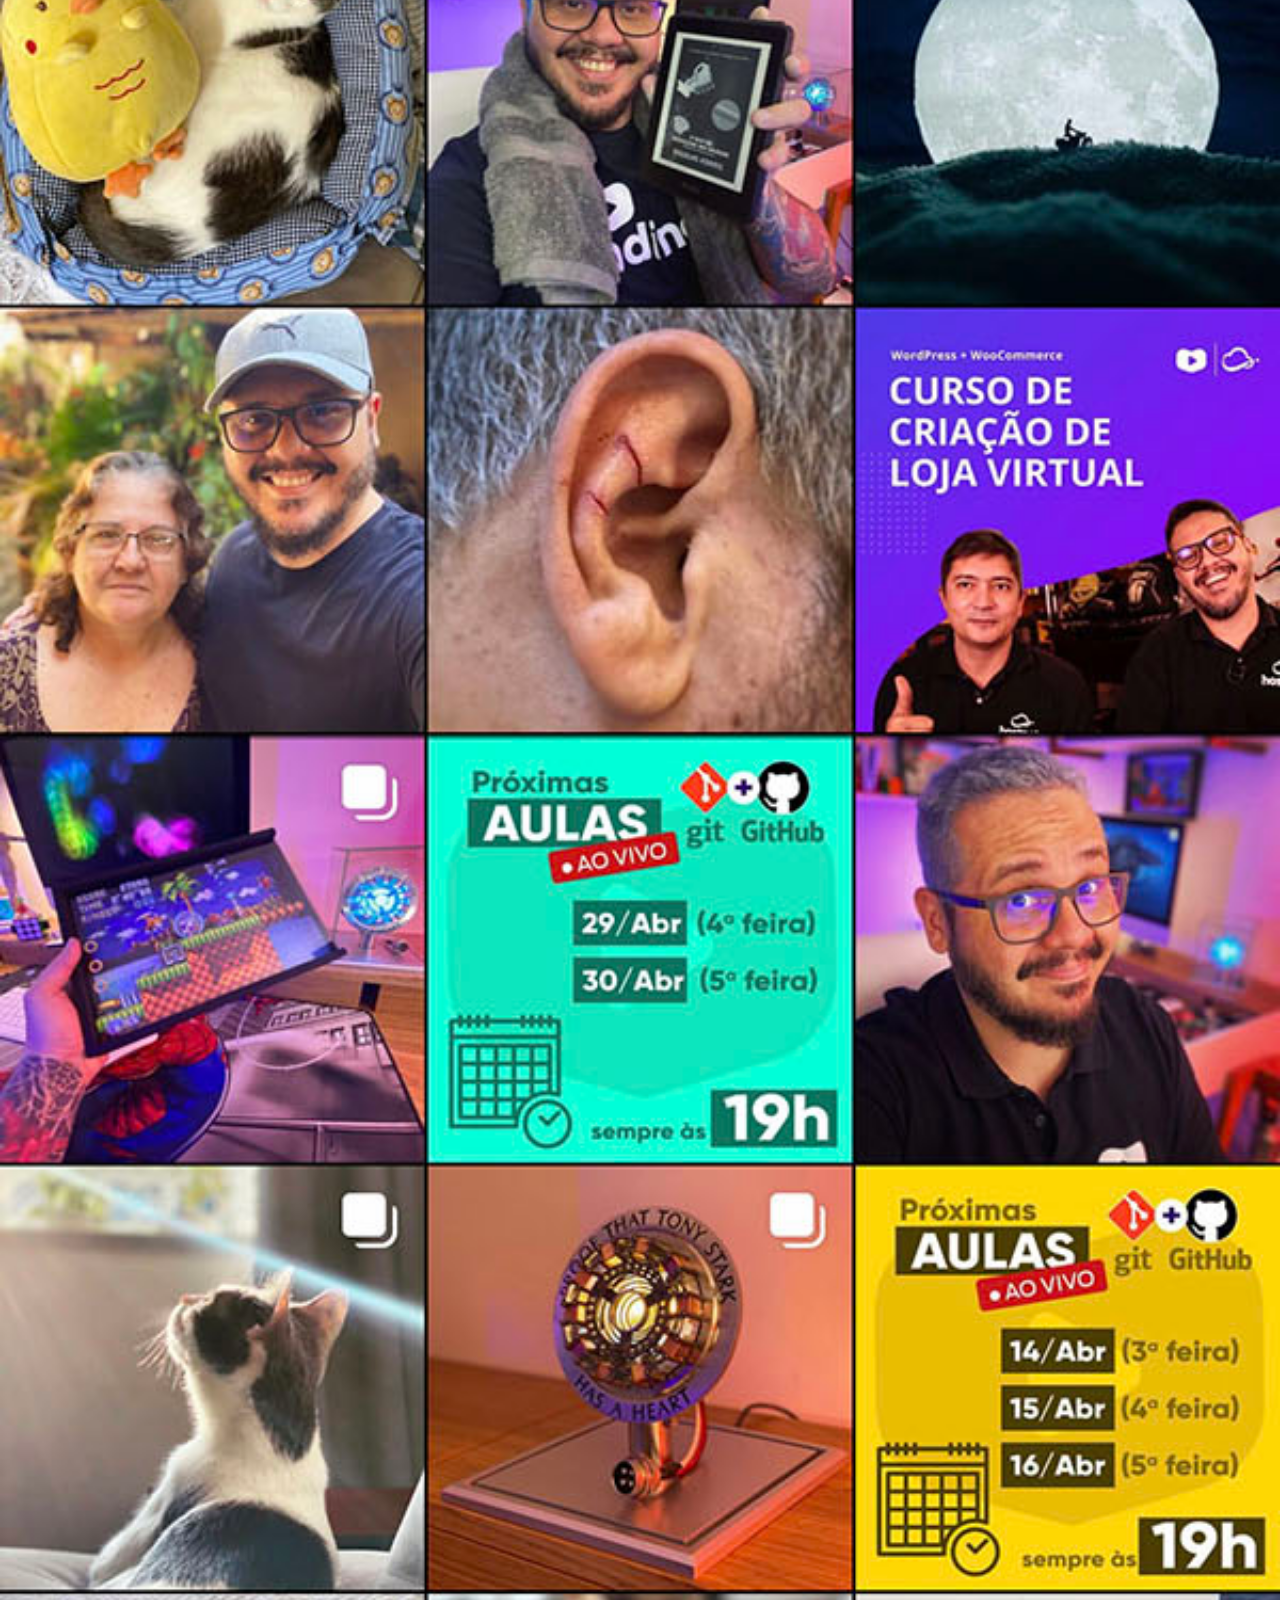
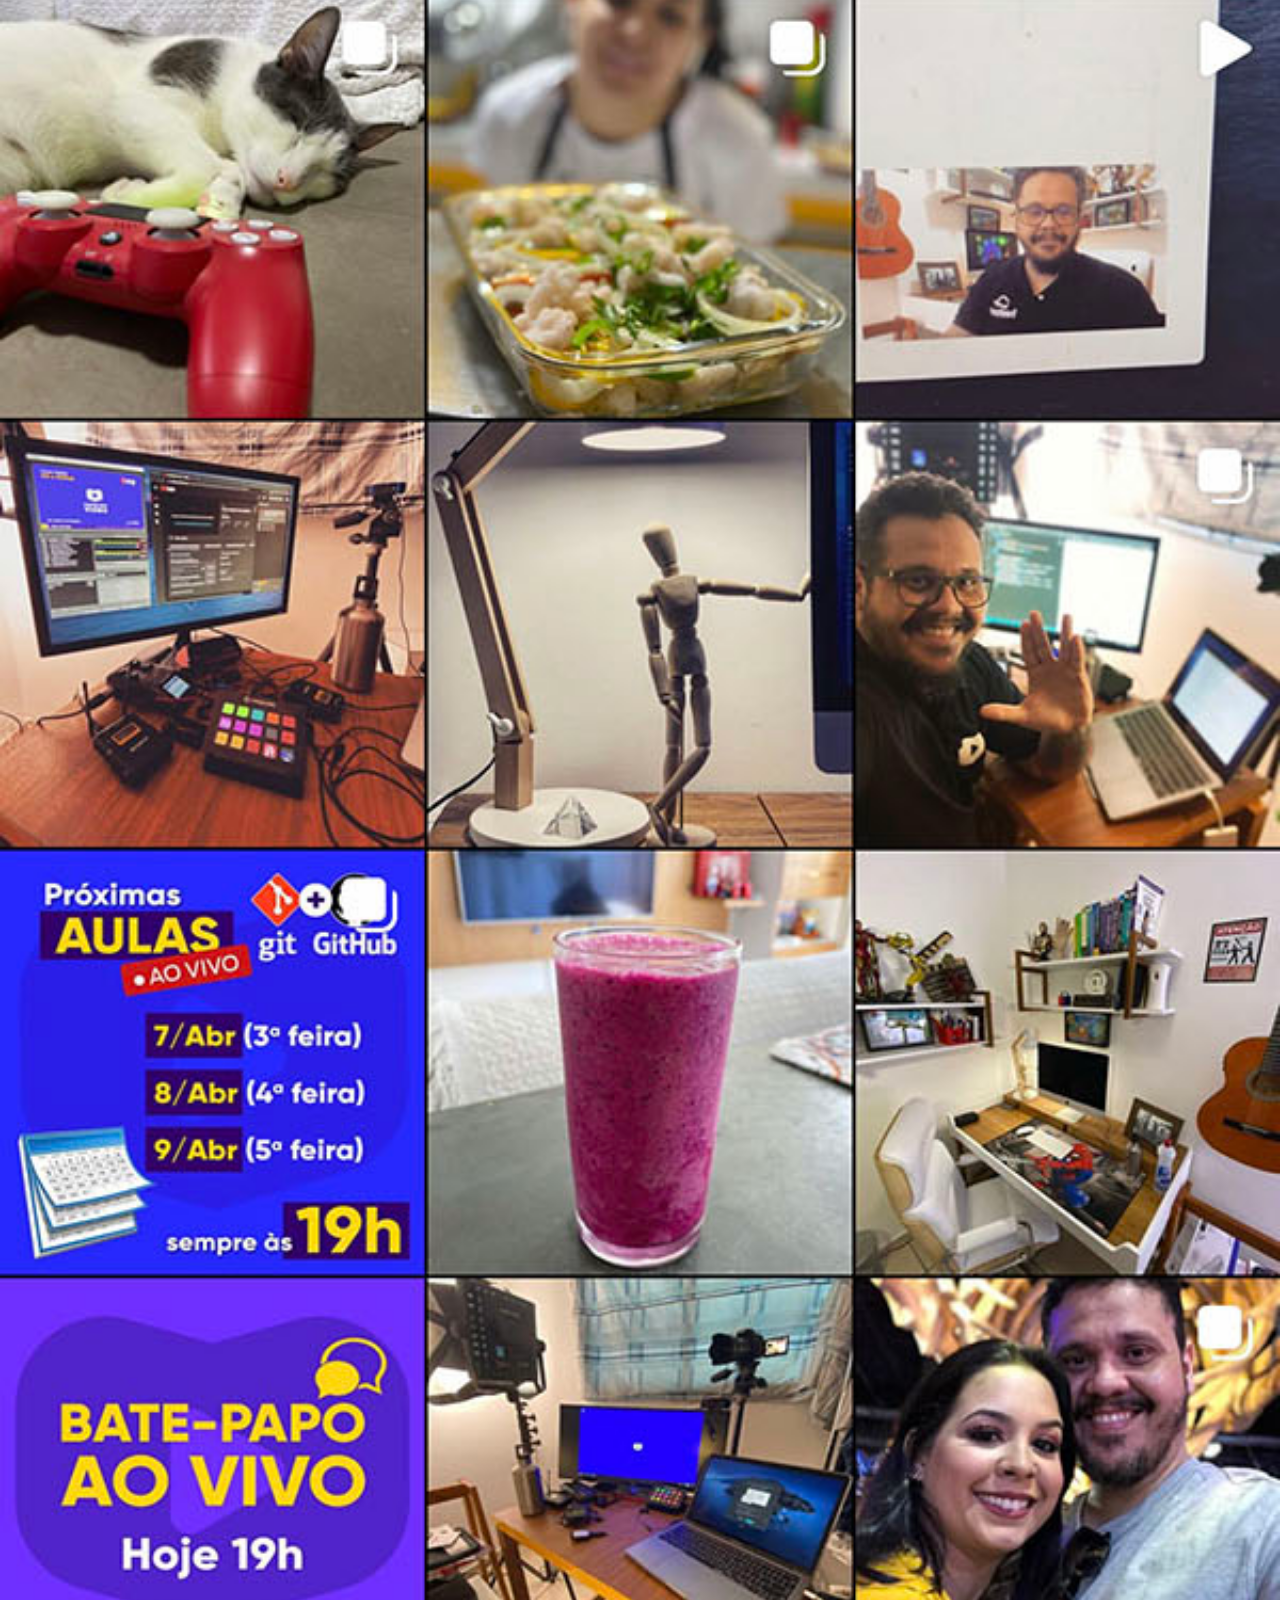
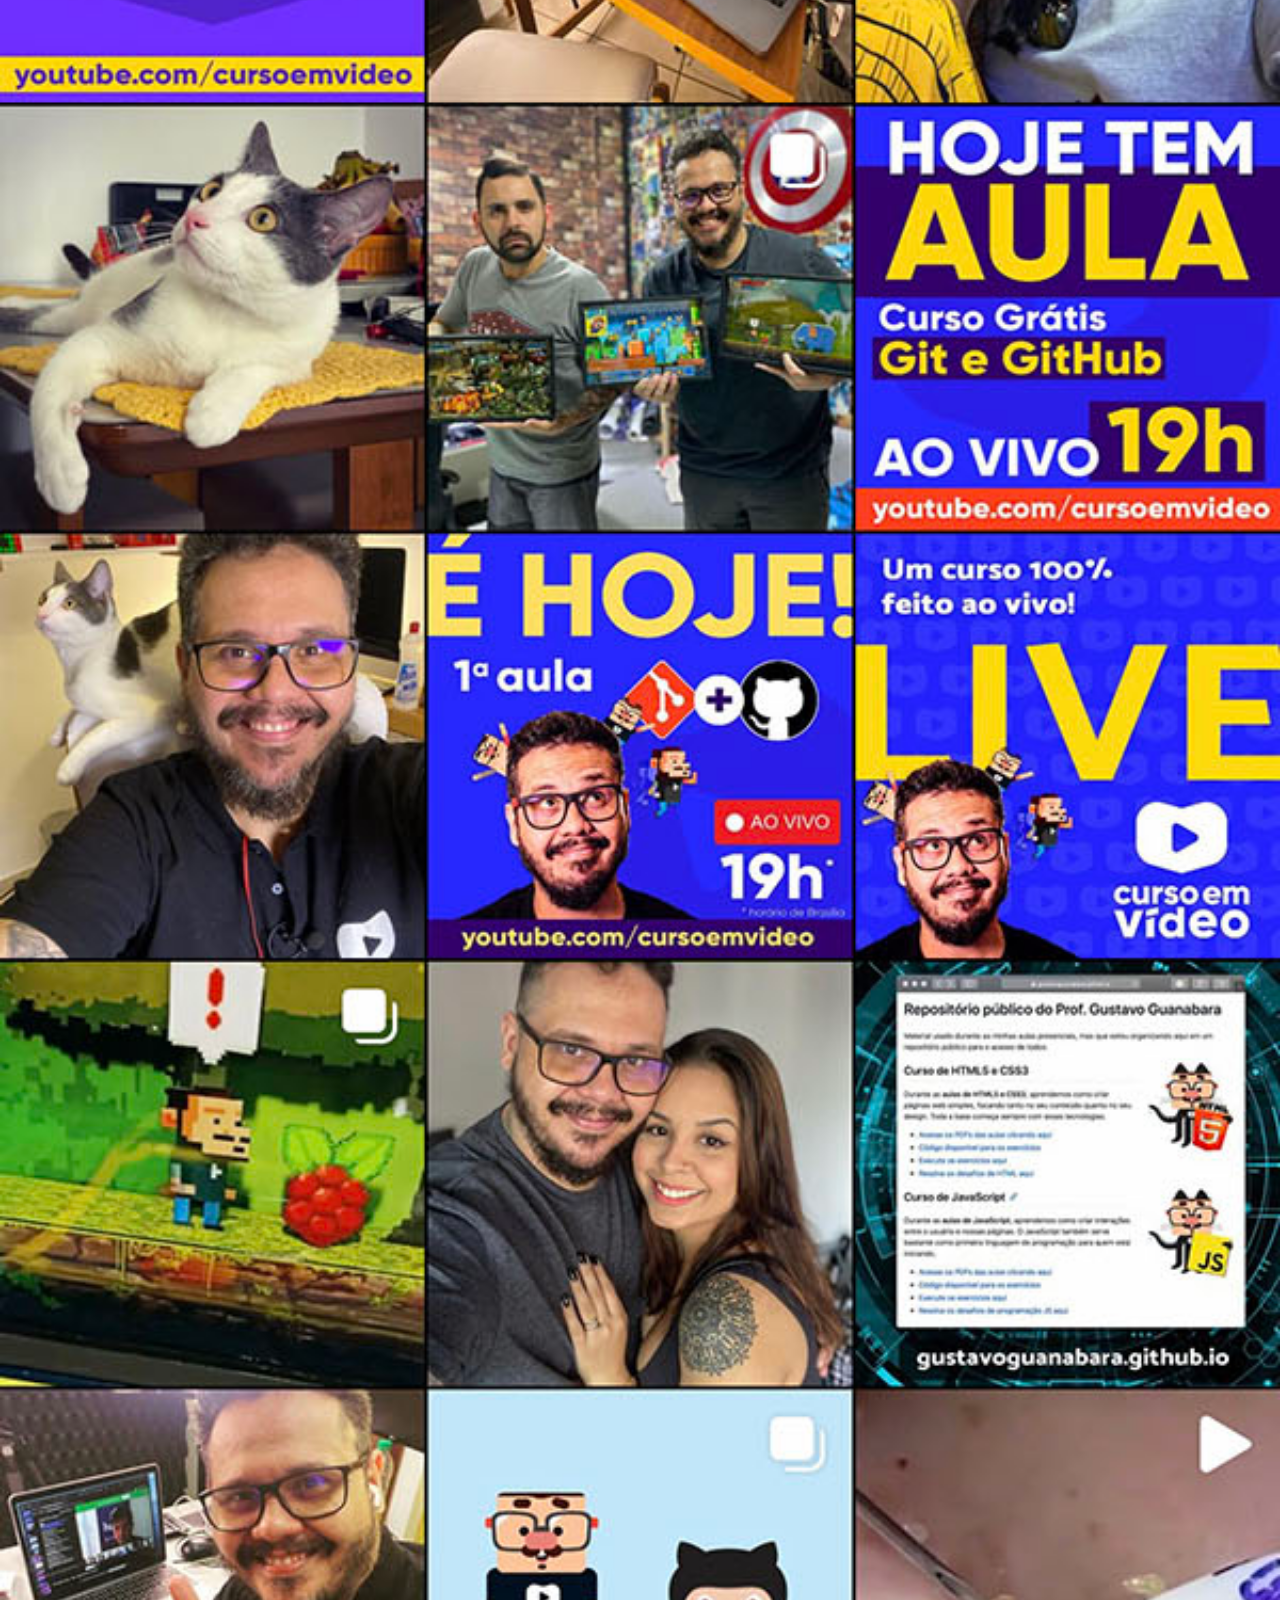
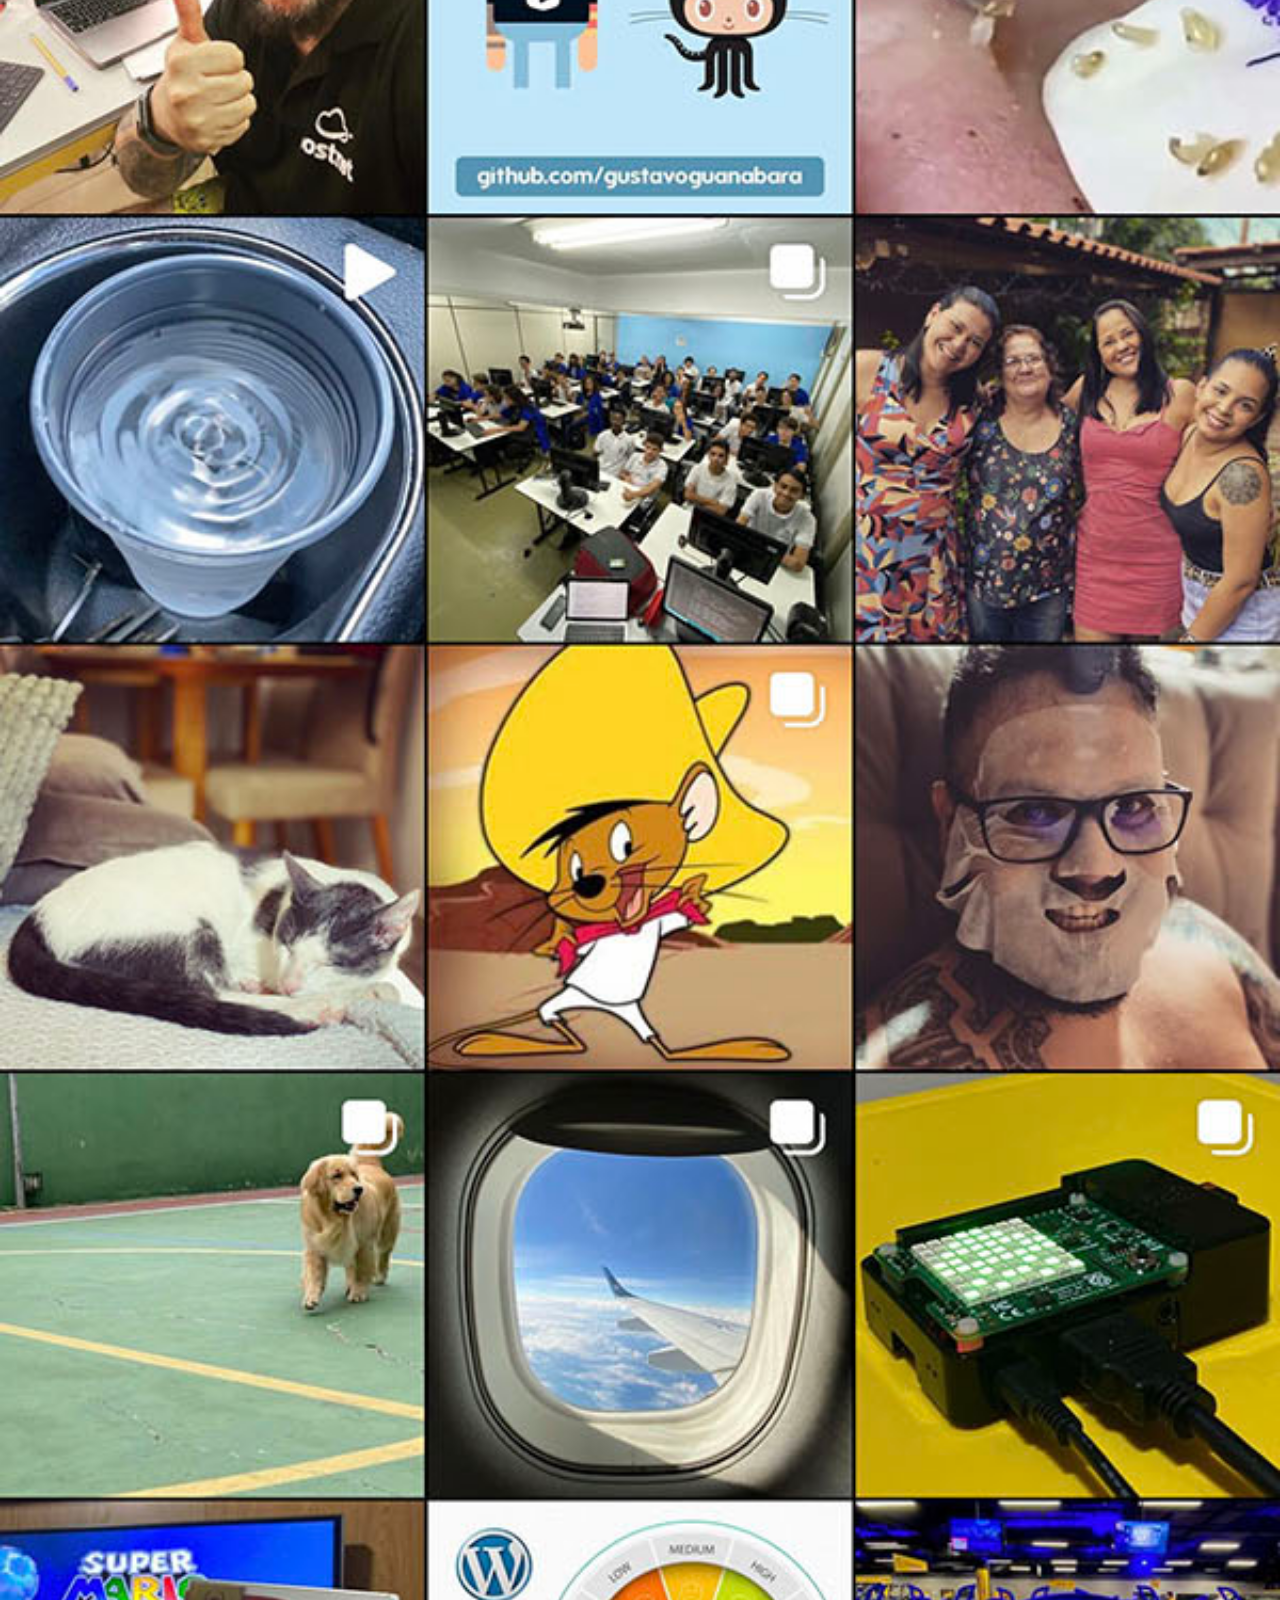
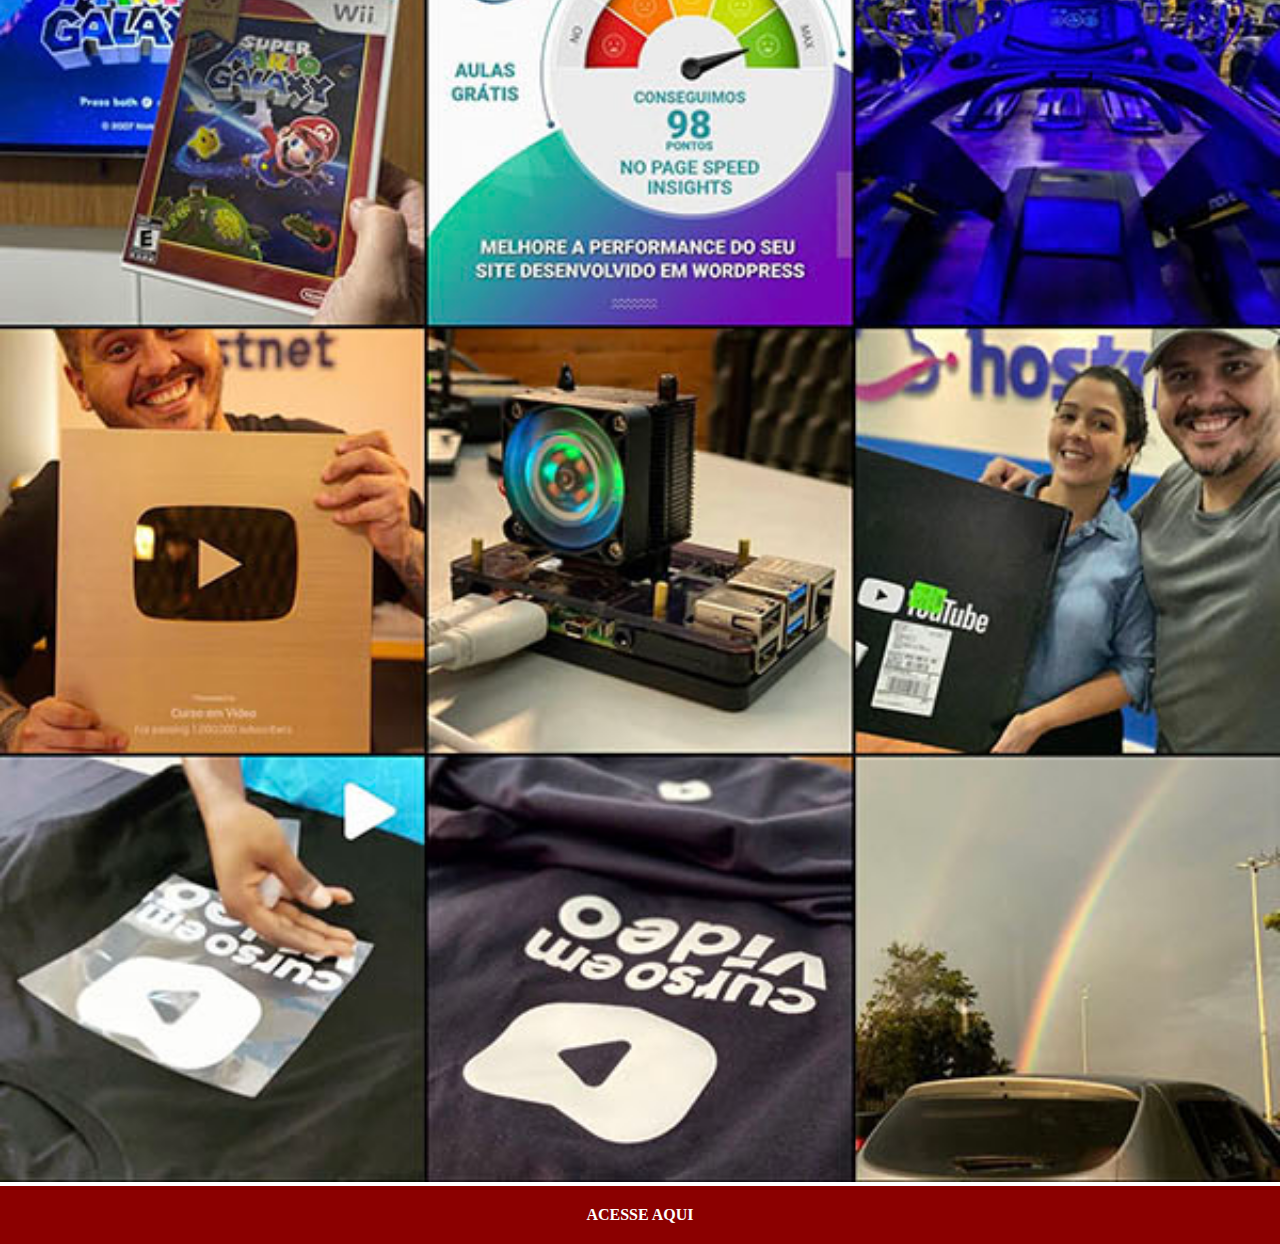
<file: instagram.html>
<!DOCTYPE html>
<html lang="pt-br">
<head>
    <meta charset="UTF-8">
    <meta http-equiv="X-UA-Compatible" content="IE=edge">
    <meta name="viewport" content="width=device-width, initial-scale=1.0">
    <title>Document</title>
    <style>
        *{
            margin: 0;
            padding: 0;
        }
        img{
            width: 100vw;
        }
        a{
            display: block;
            background-color: darkred;
            color: white;
            padding: 20px;
            text-align: center;
            font-weight: bolder;
            text-decoration: none;
        }

        ::-webkit-scrollbar{
            width: 0;
            height: 0;
        }
    </style>

    <style>

    </style>
</head>
<body>
     <img src="imagens/tela-instagram.jpg" alt="Instagram"><a href="https://www.Instagram.com/@gustavoguanabara" target='_blank'>ACESSE AQUI</a>
</body>
</html>
</file>
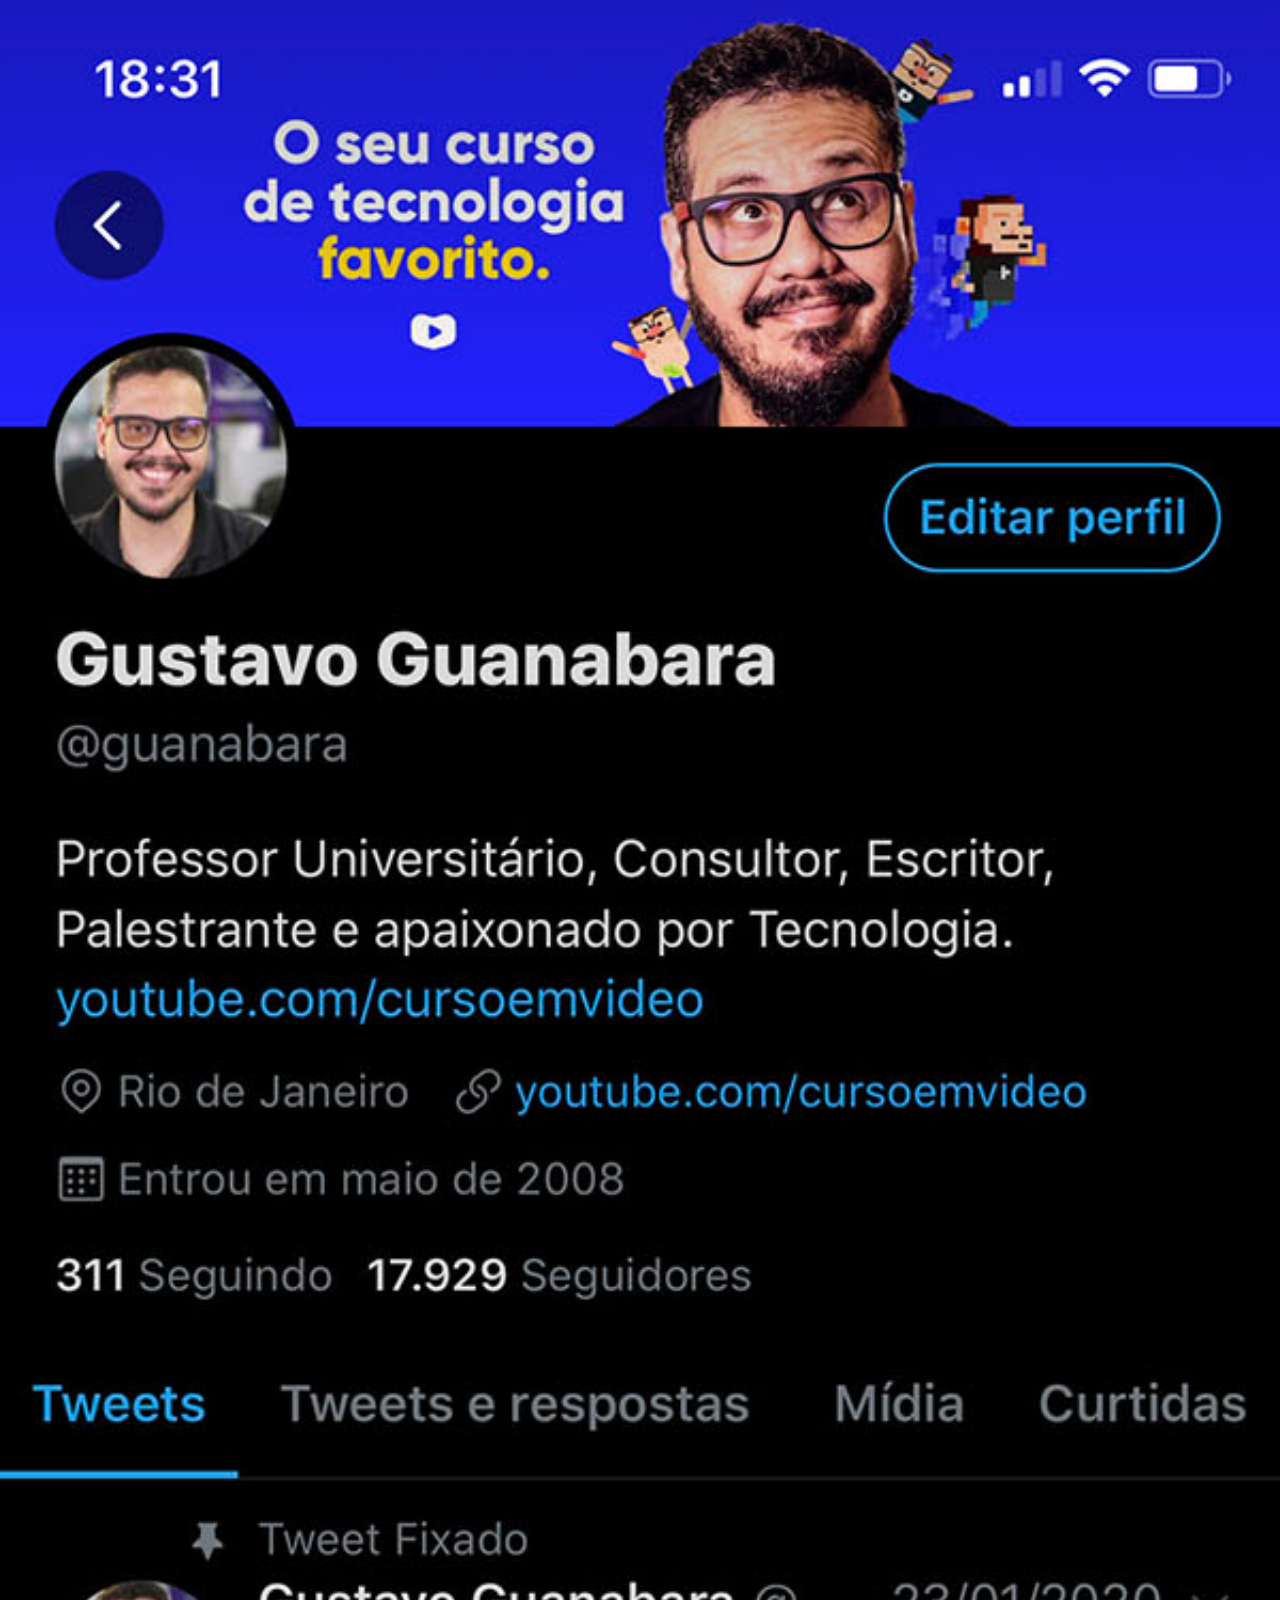
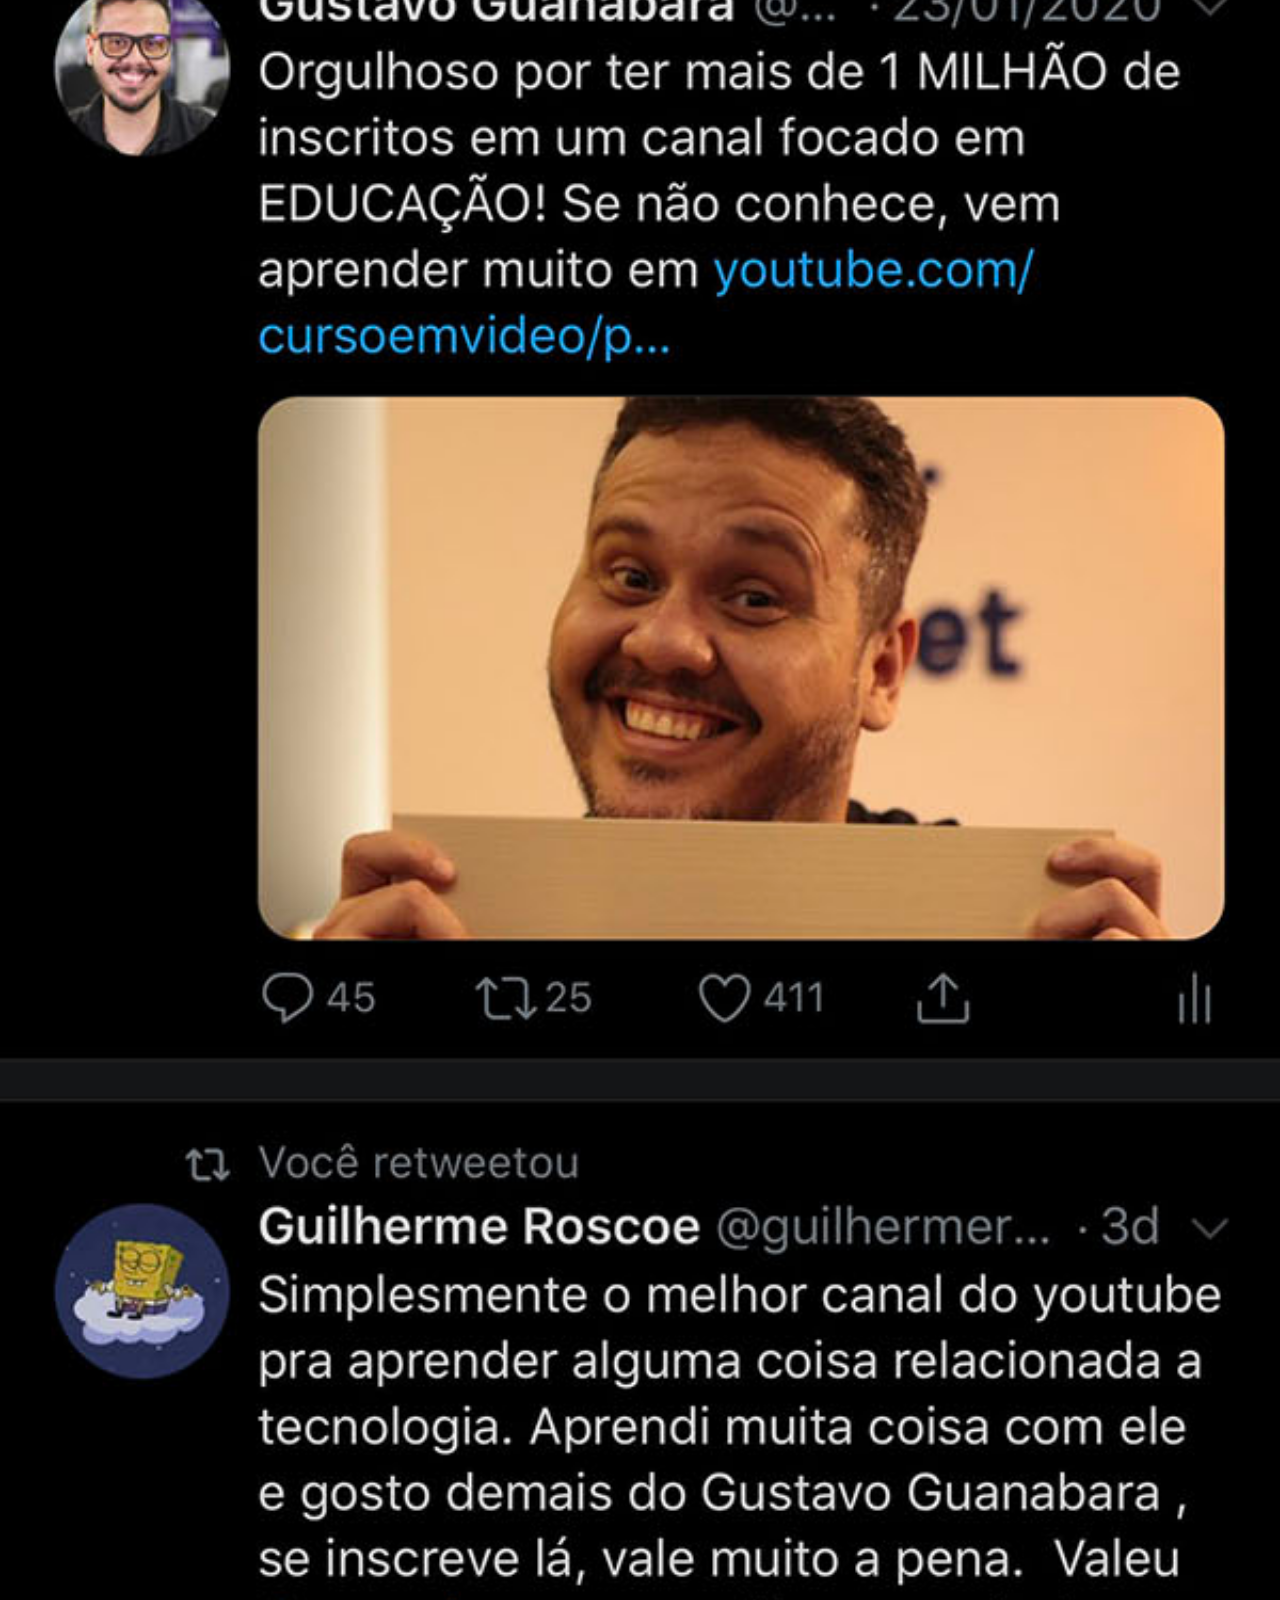
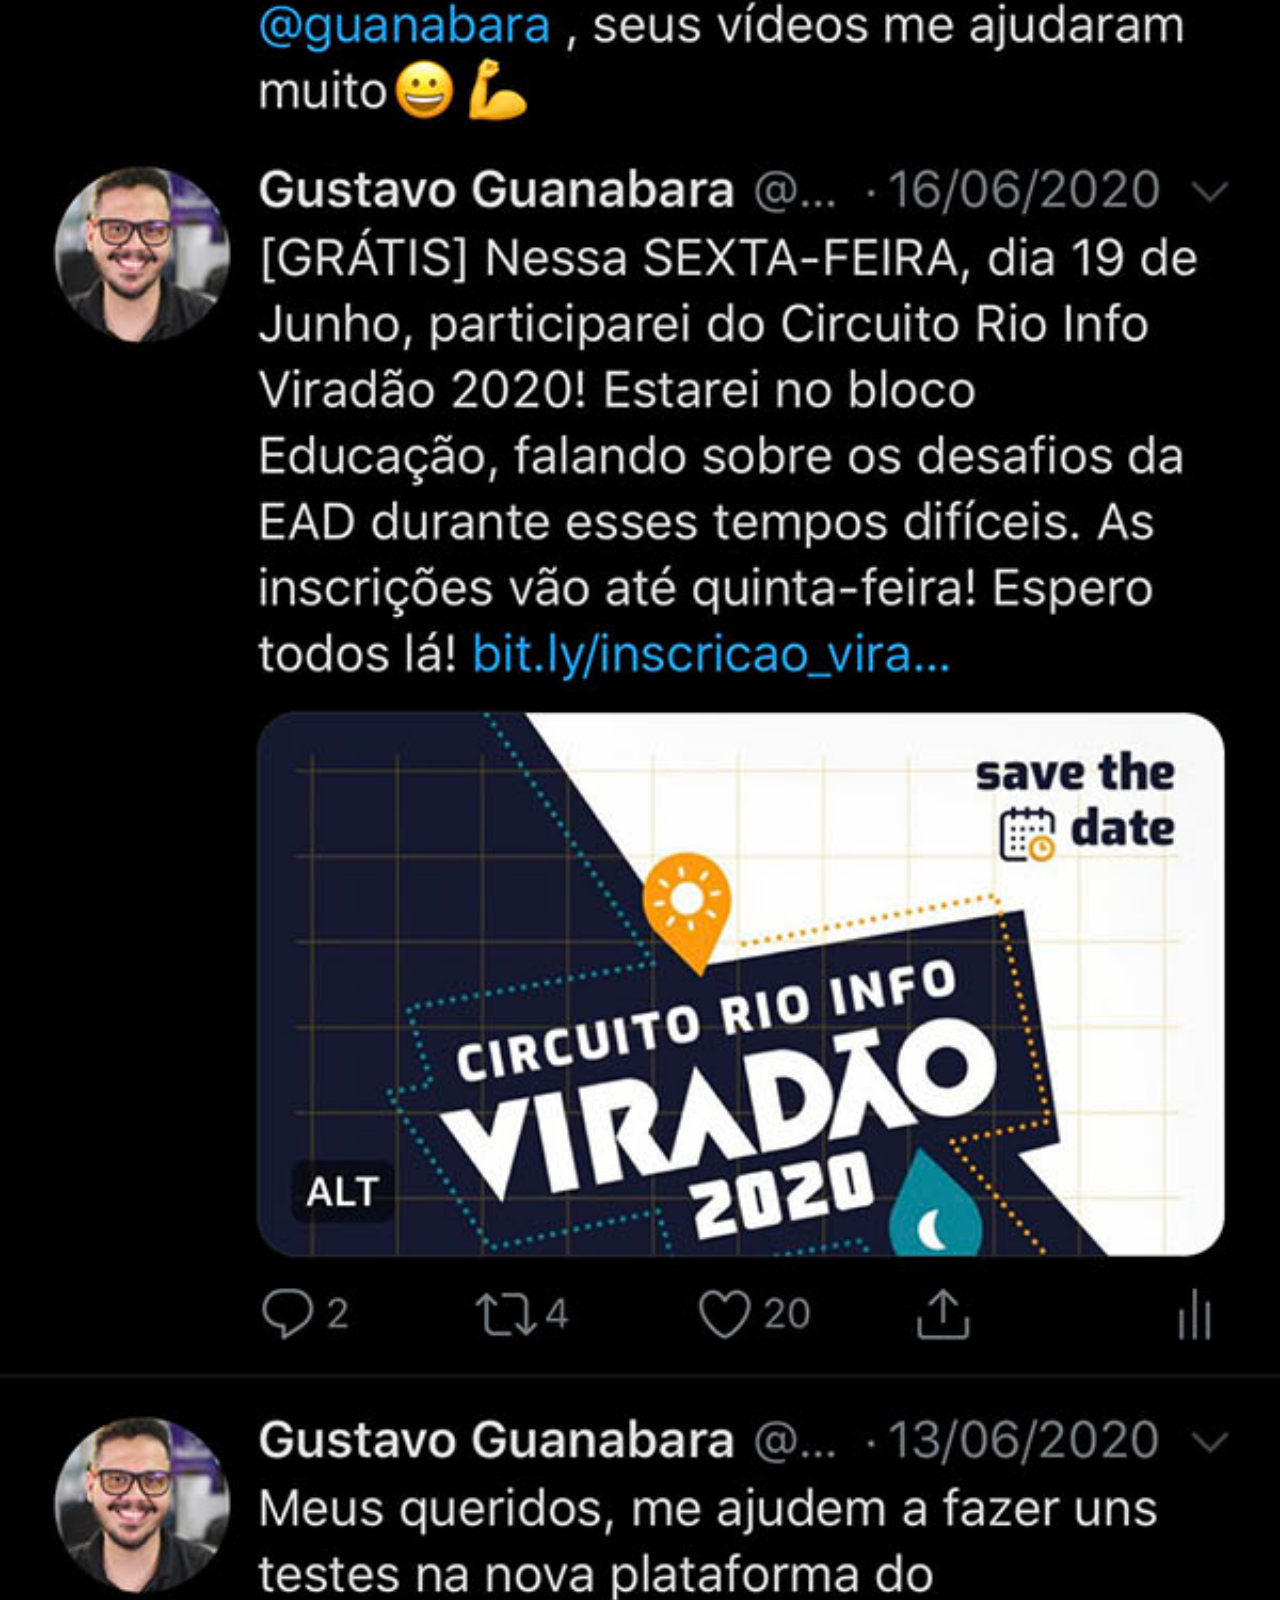
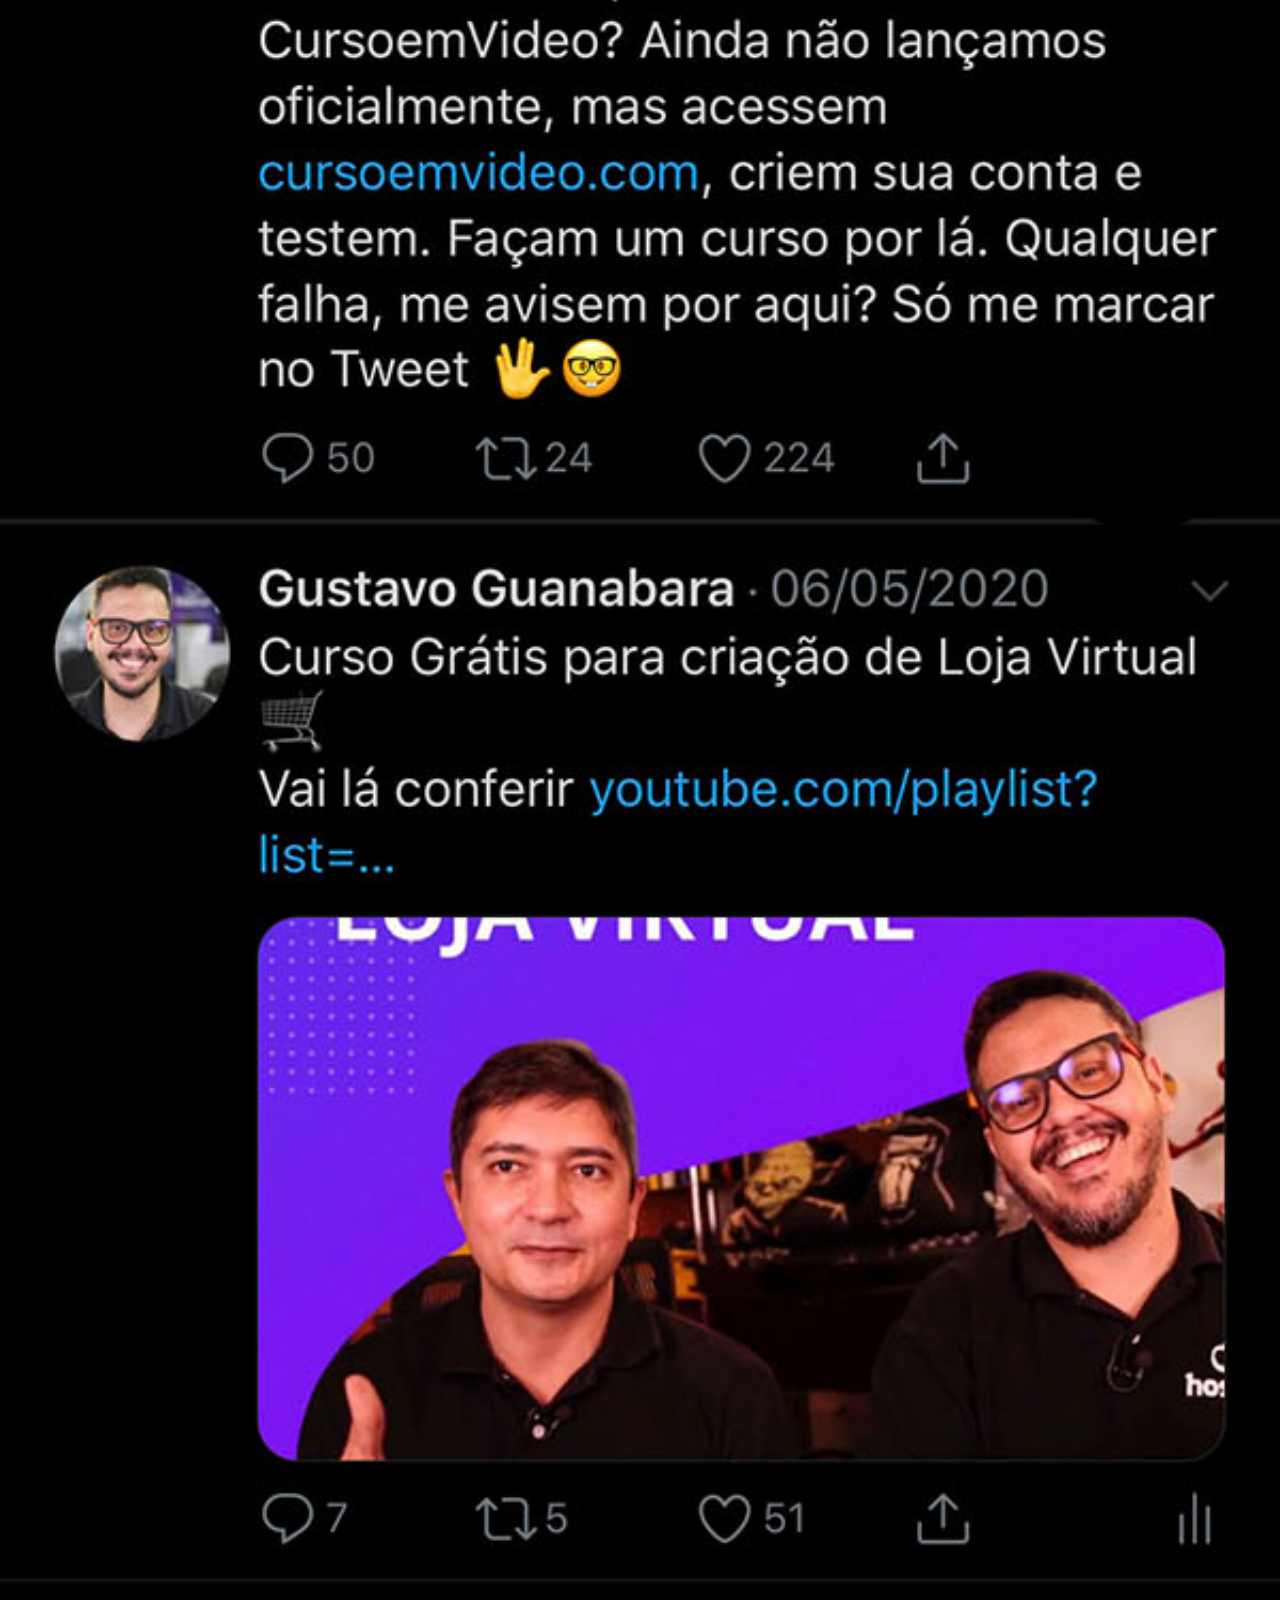
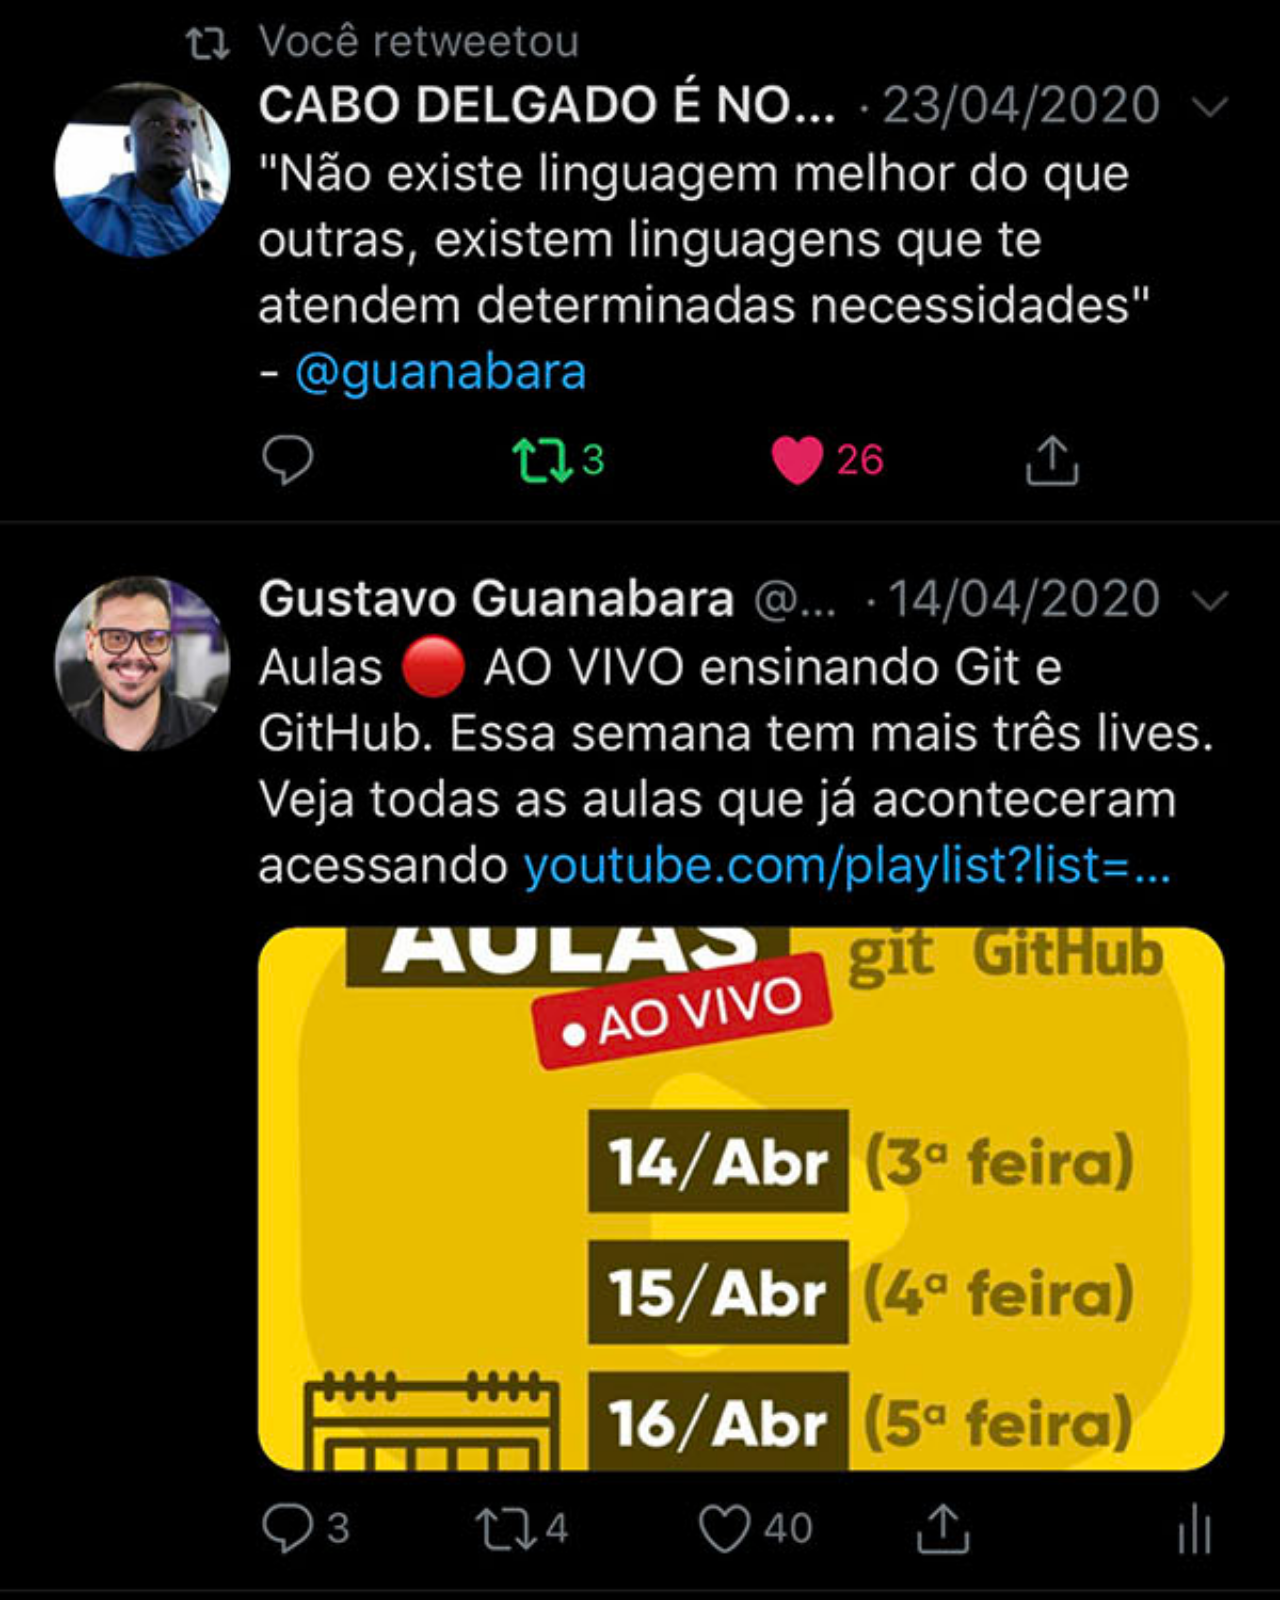
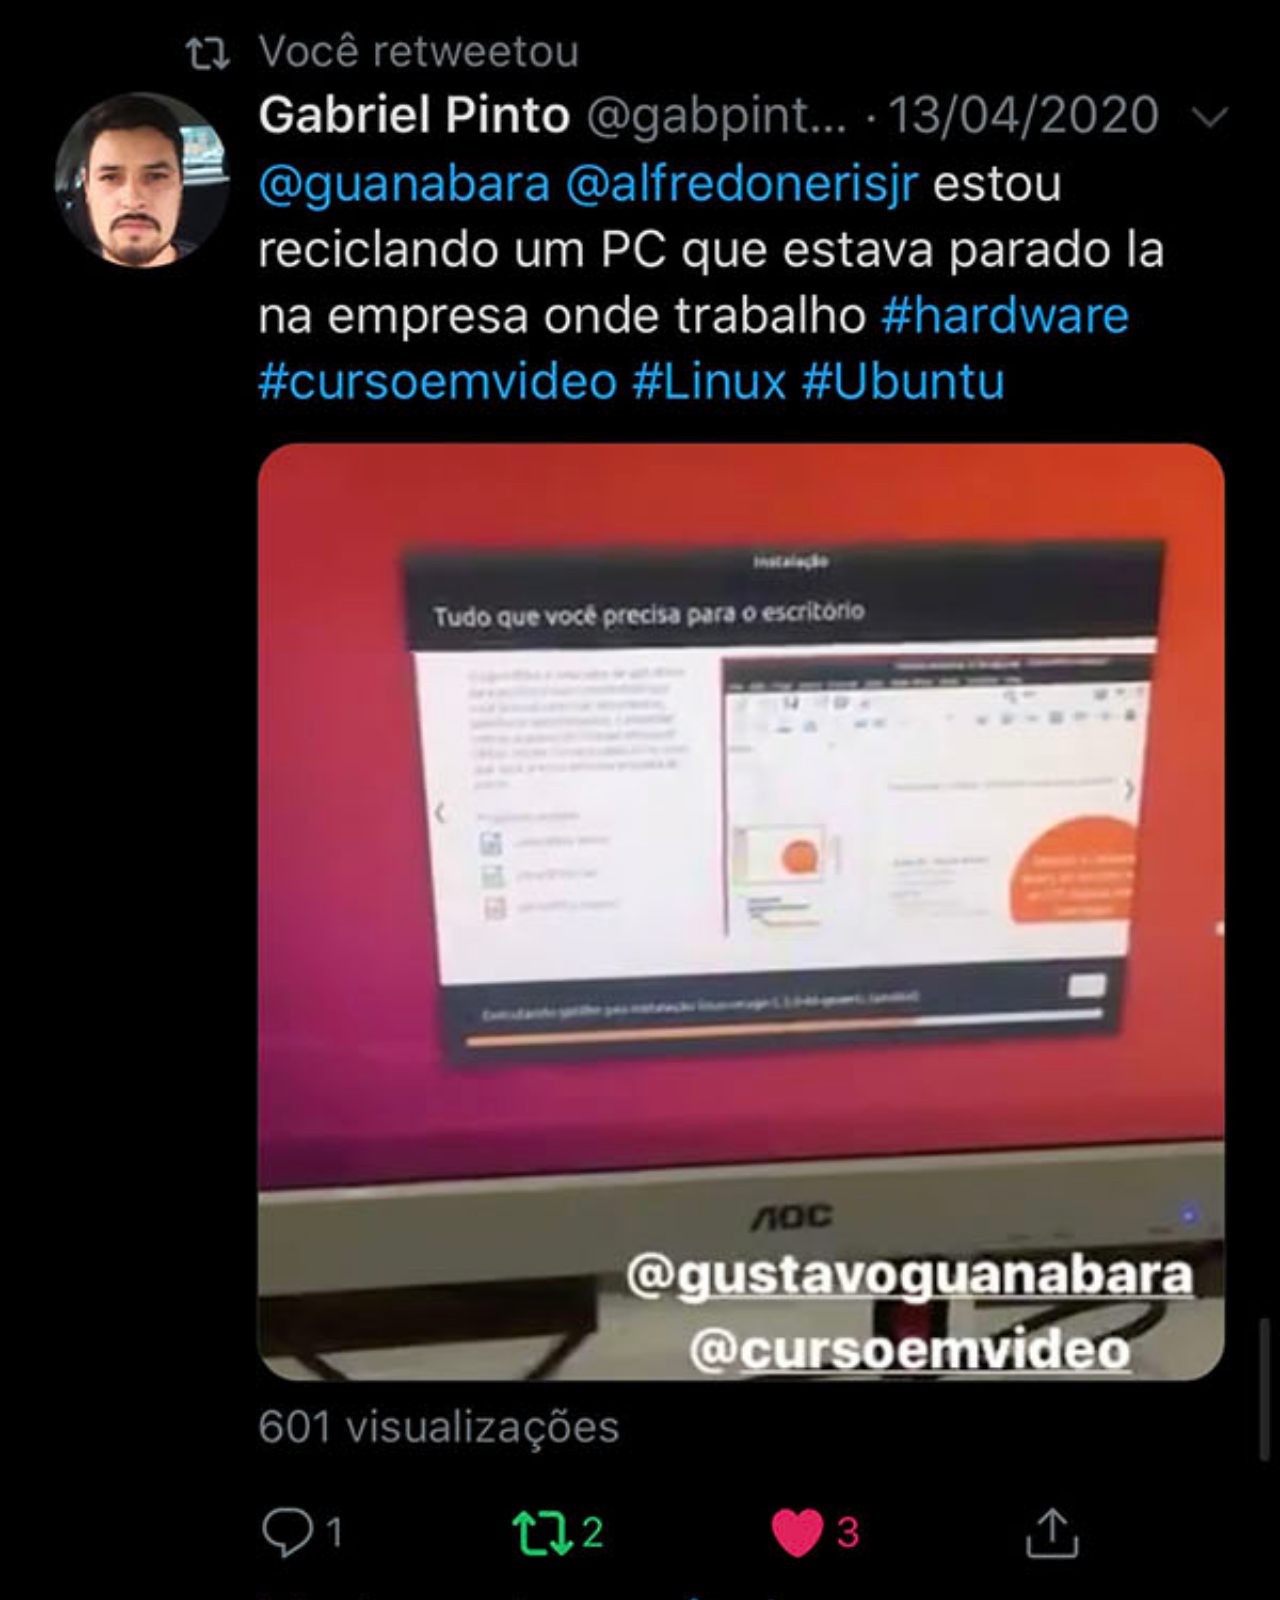
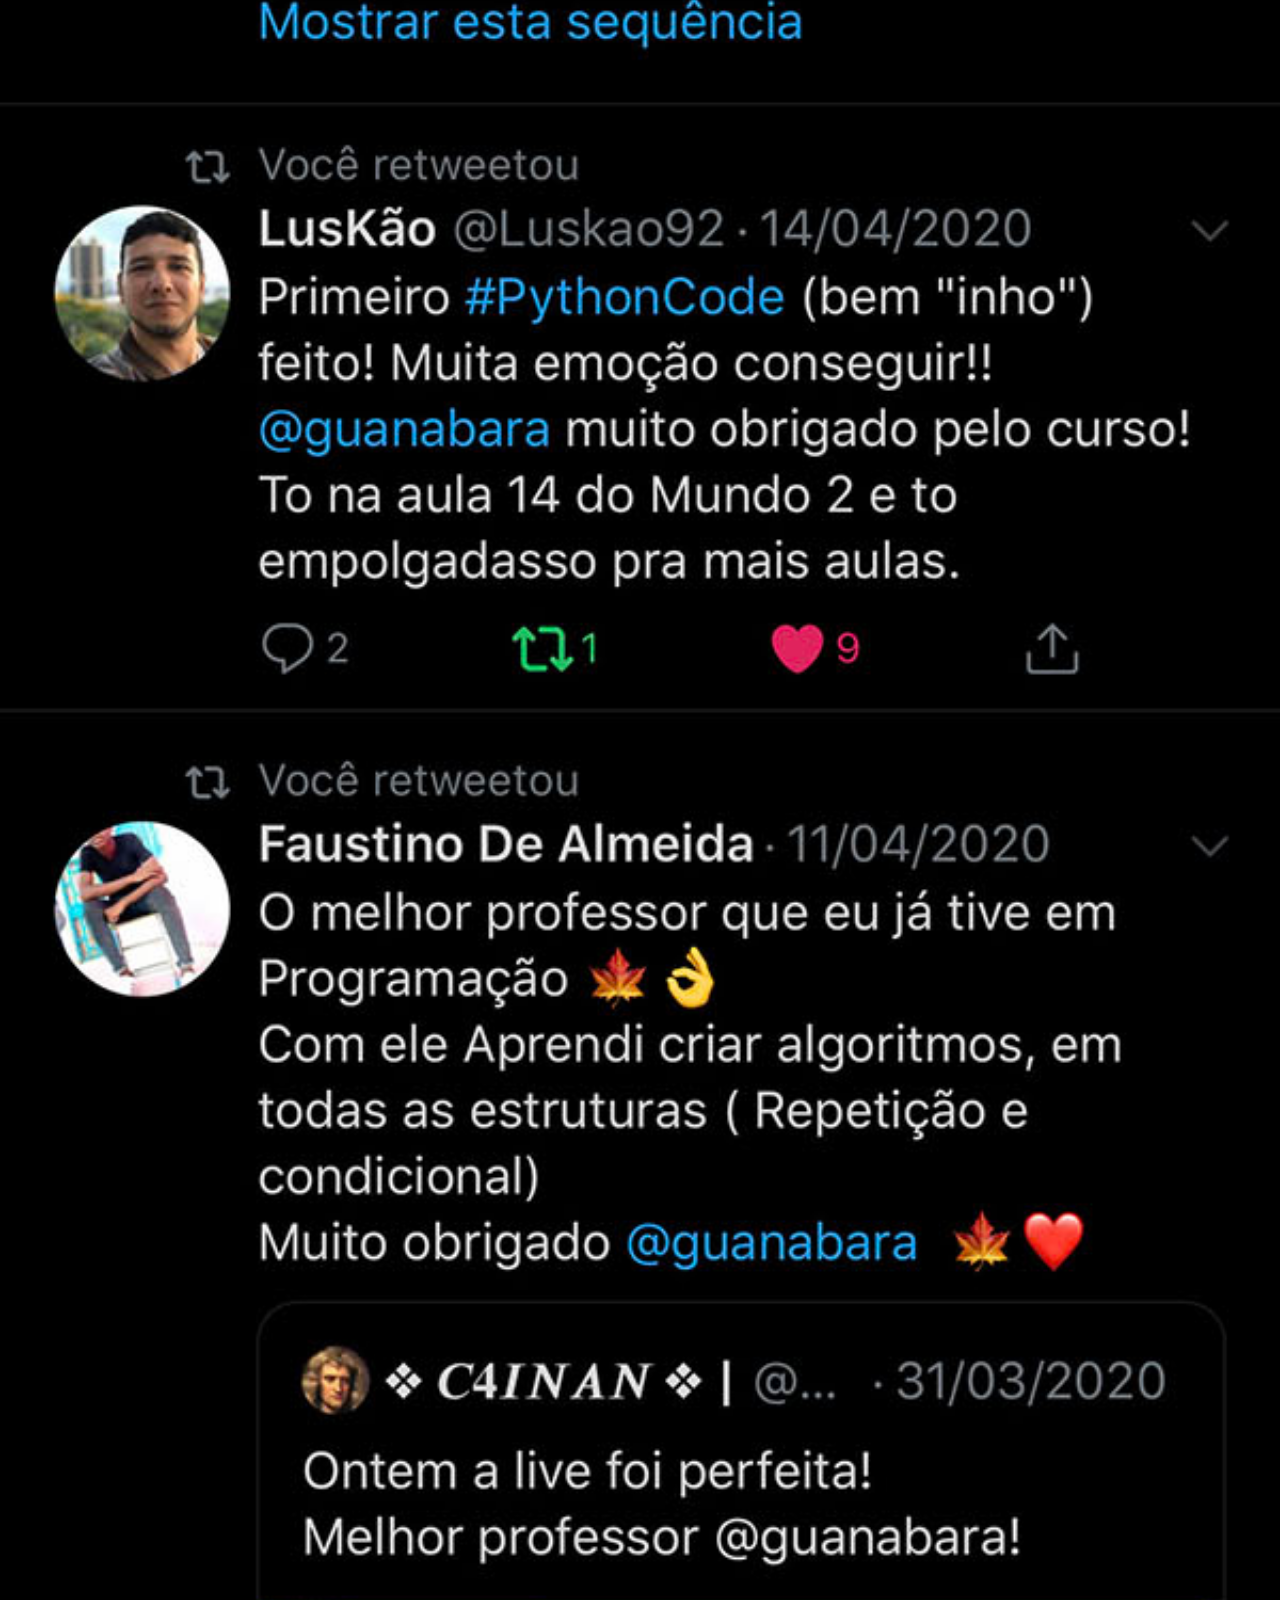
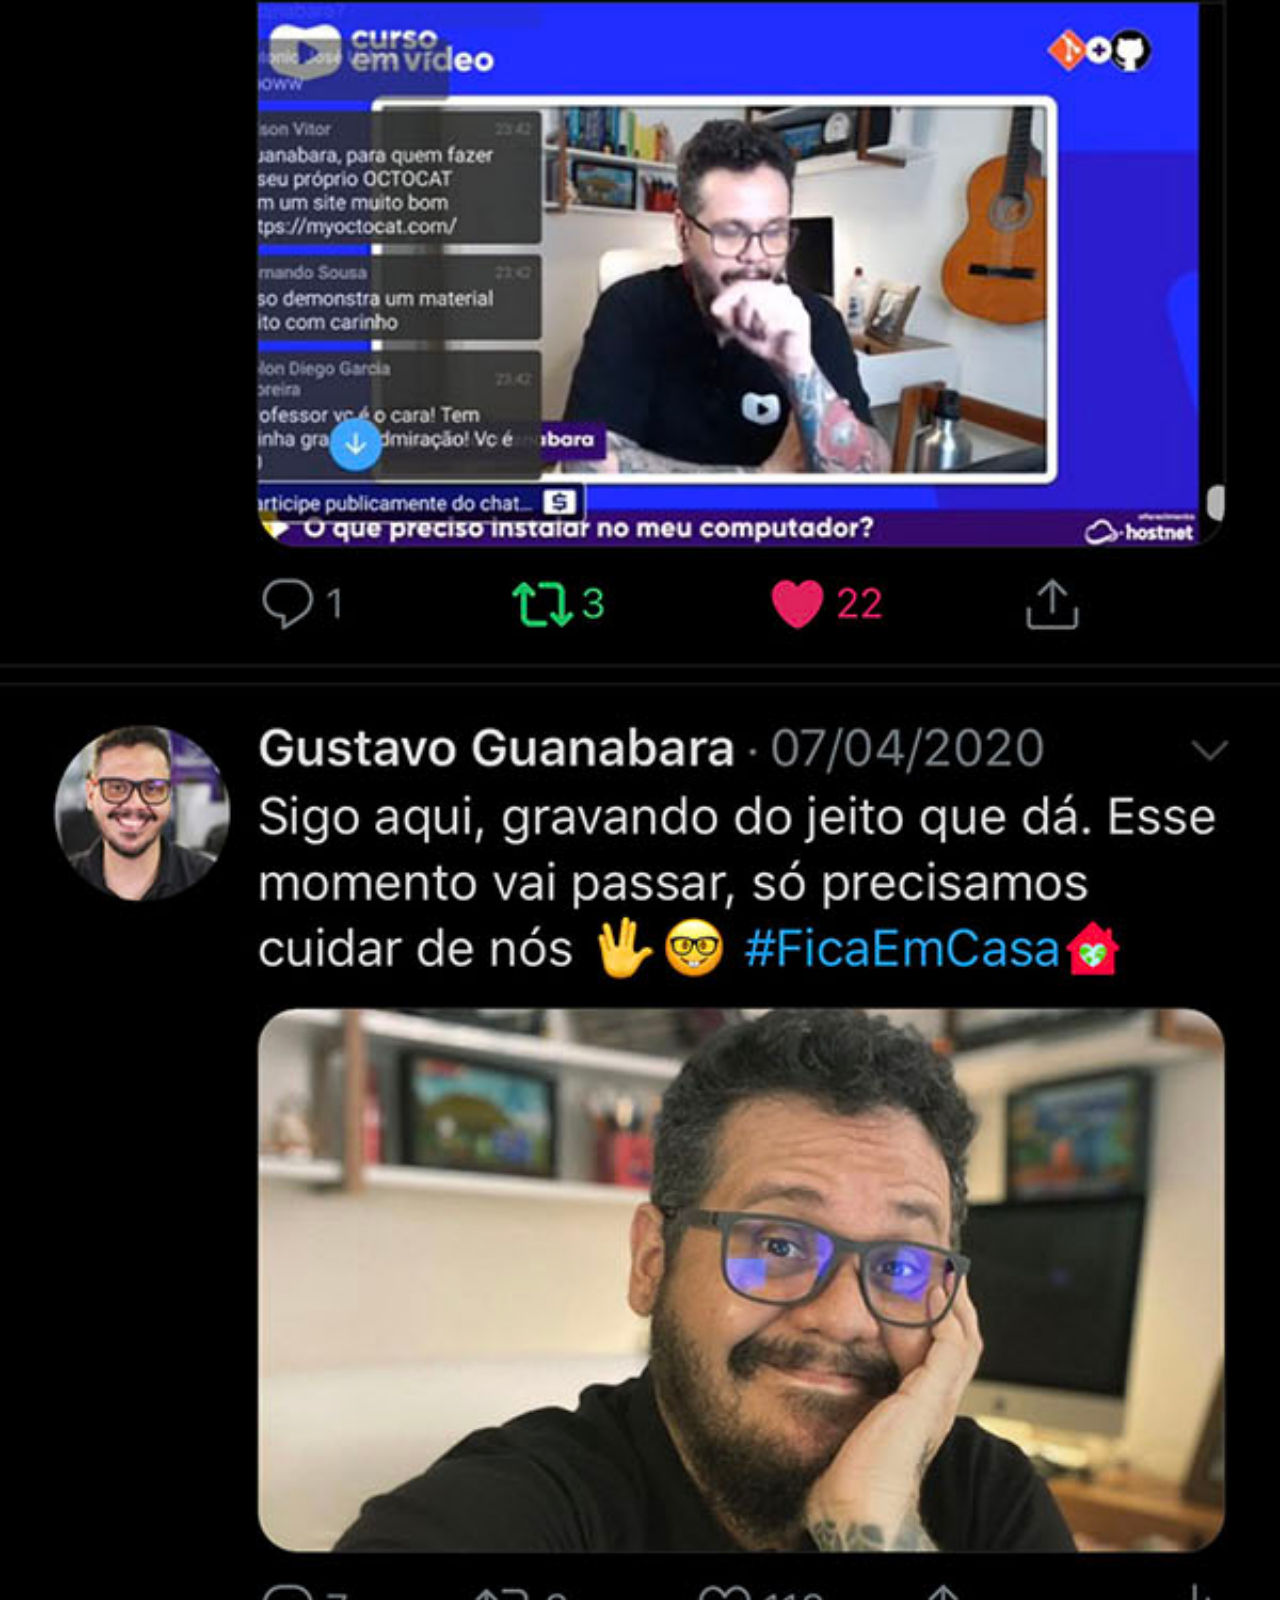
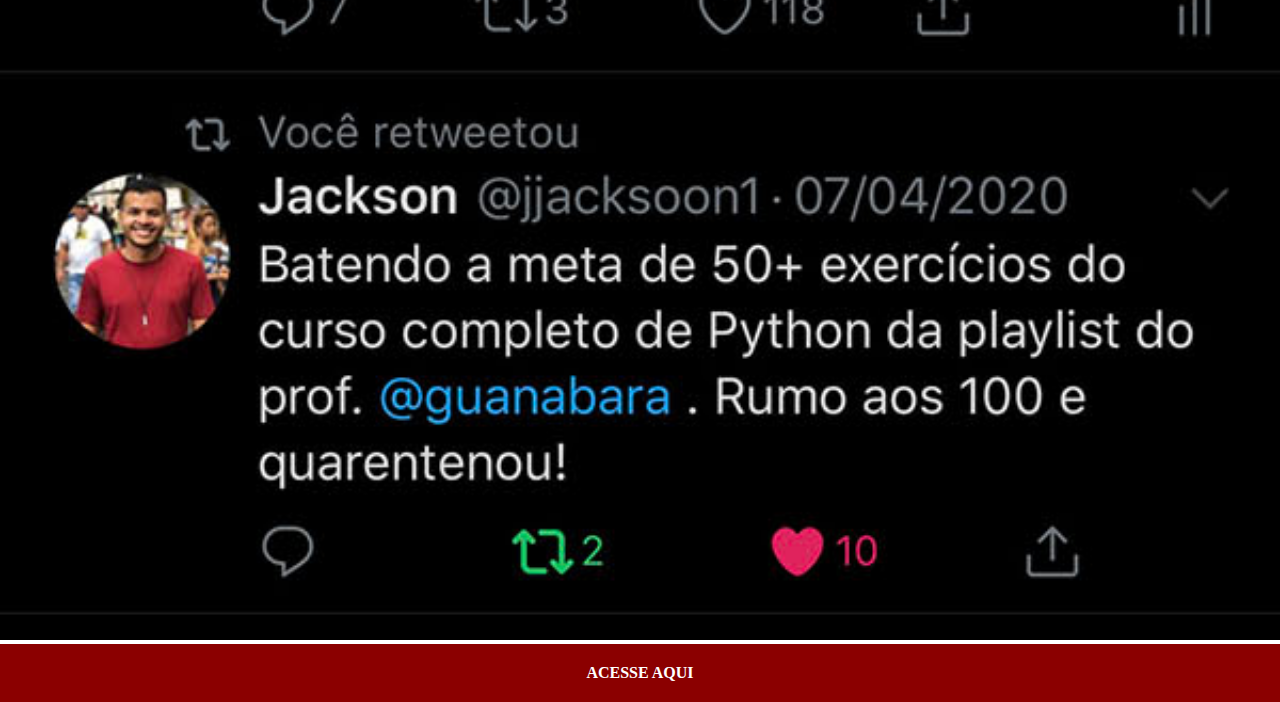
<file: twitter.html>
<!DOCTYPE html>
<html lang="pt-br">
<head>
    <meta charset="UTF-8">
    <meta http-equiv="X-UA-Compatible" content="IE=edge">
    <meta name="viewport" content="width=device-width, initial-scale=1.0">
    <title>Document</title>
    <style>
        *{
            margin: 0;
            padding: 0;
        }
        img{
            width: 100vw;
        }
        a{
            display: block;
            background-color: darkred;
            color: white;
            padding: 20px;
            text-align: center;
            font-weight: bolder;
            text-decoration: none;
        }

        ::-webkit-scrollbar{
            width: 0;
            height: 0;
        }
    </style>
</head>
<body>
    <img src="imagens/tela-twitter.jpg" alt="Twitter"><a href="https://www.twitter.com/CursoemVideo" target='_blank'>ACESSE AQUI</a>
</body>
</html>
</file>
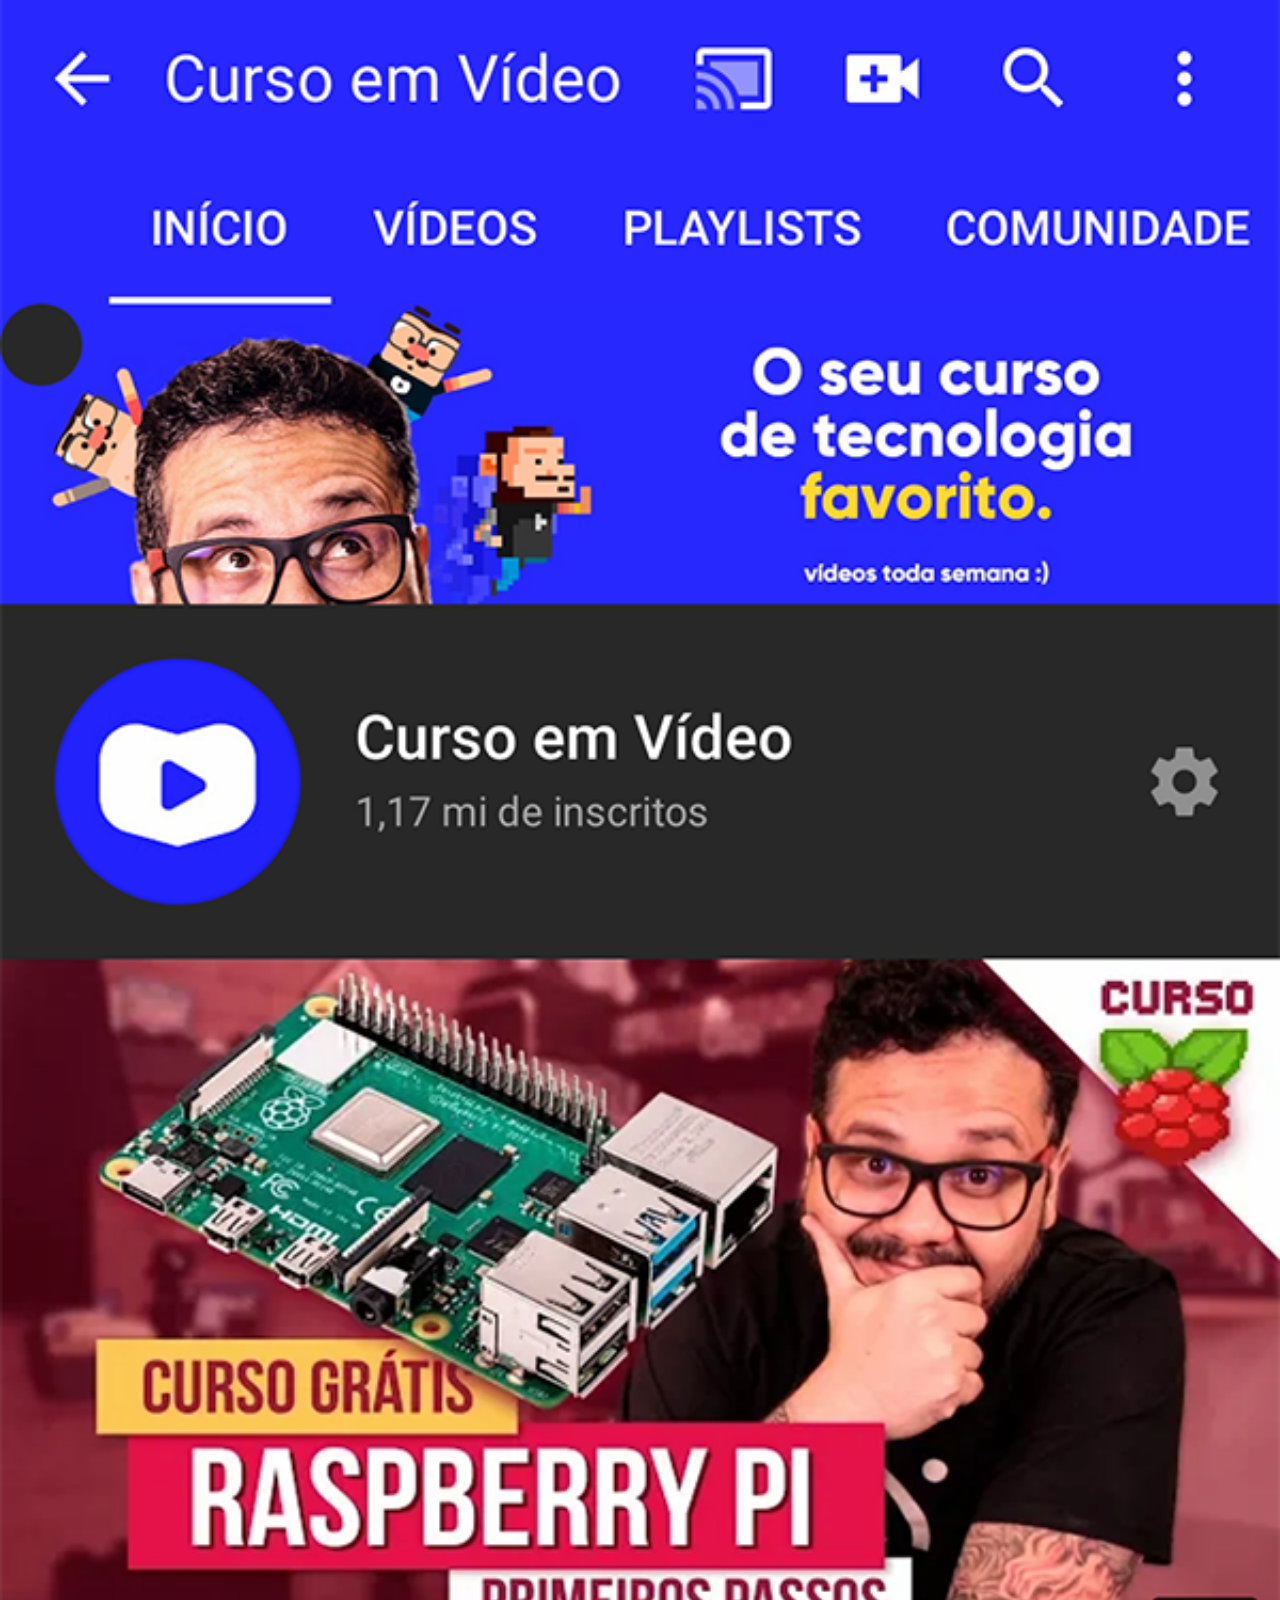
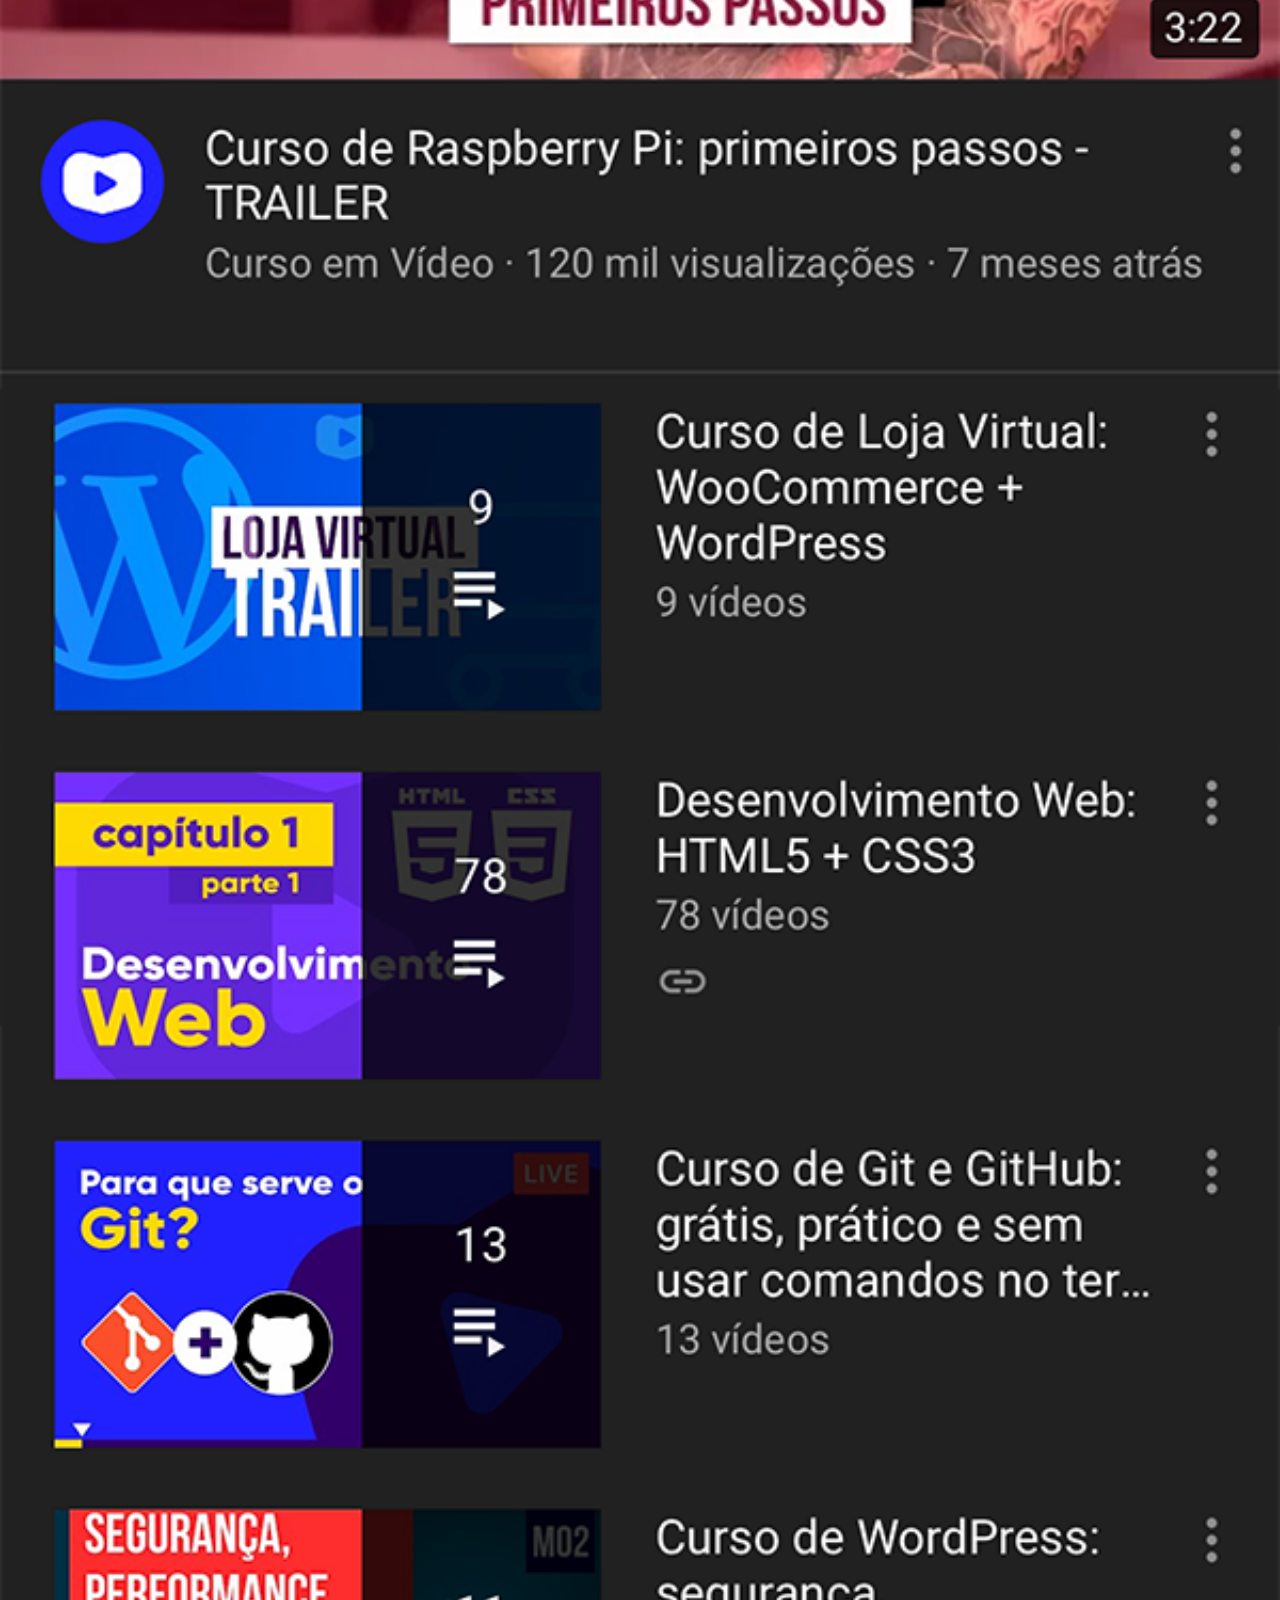
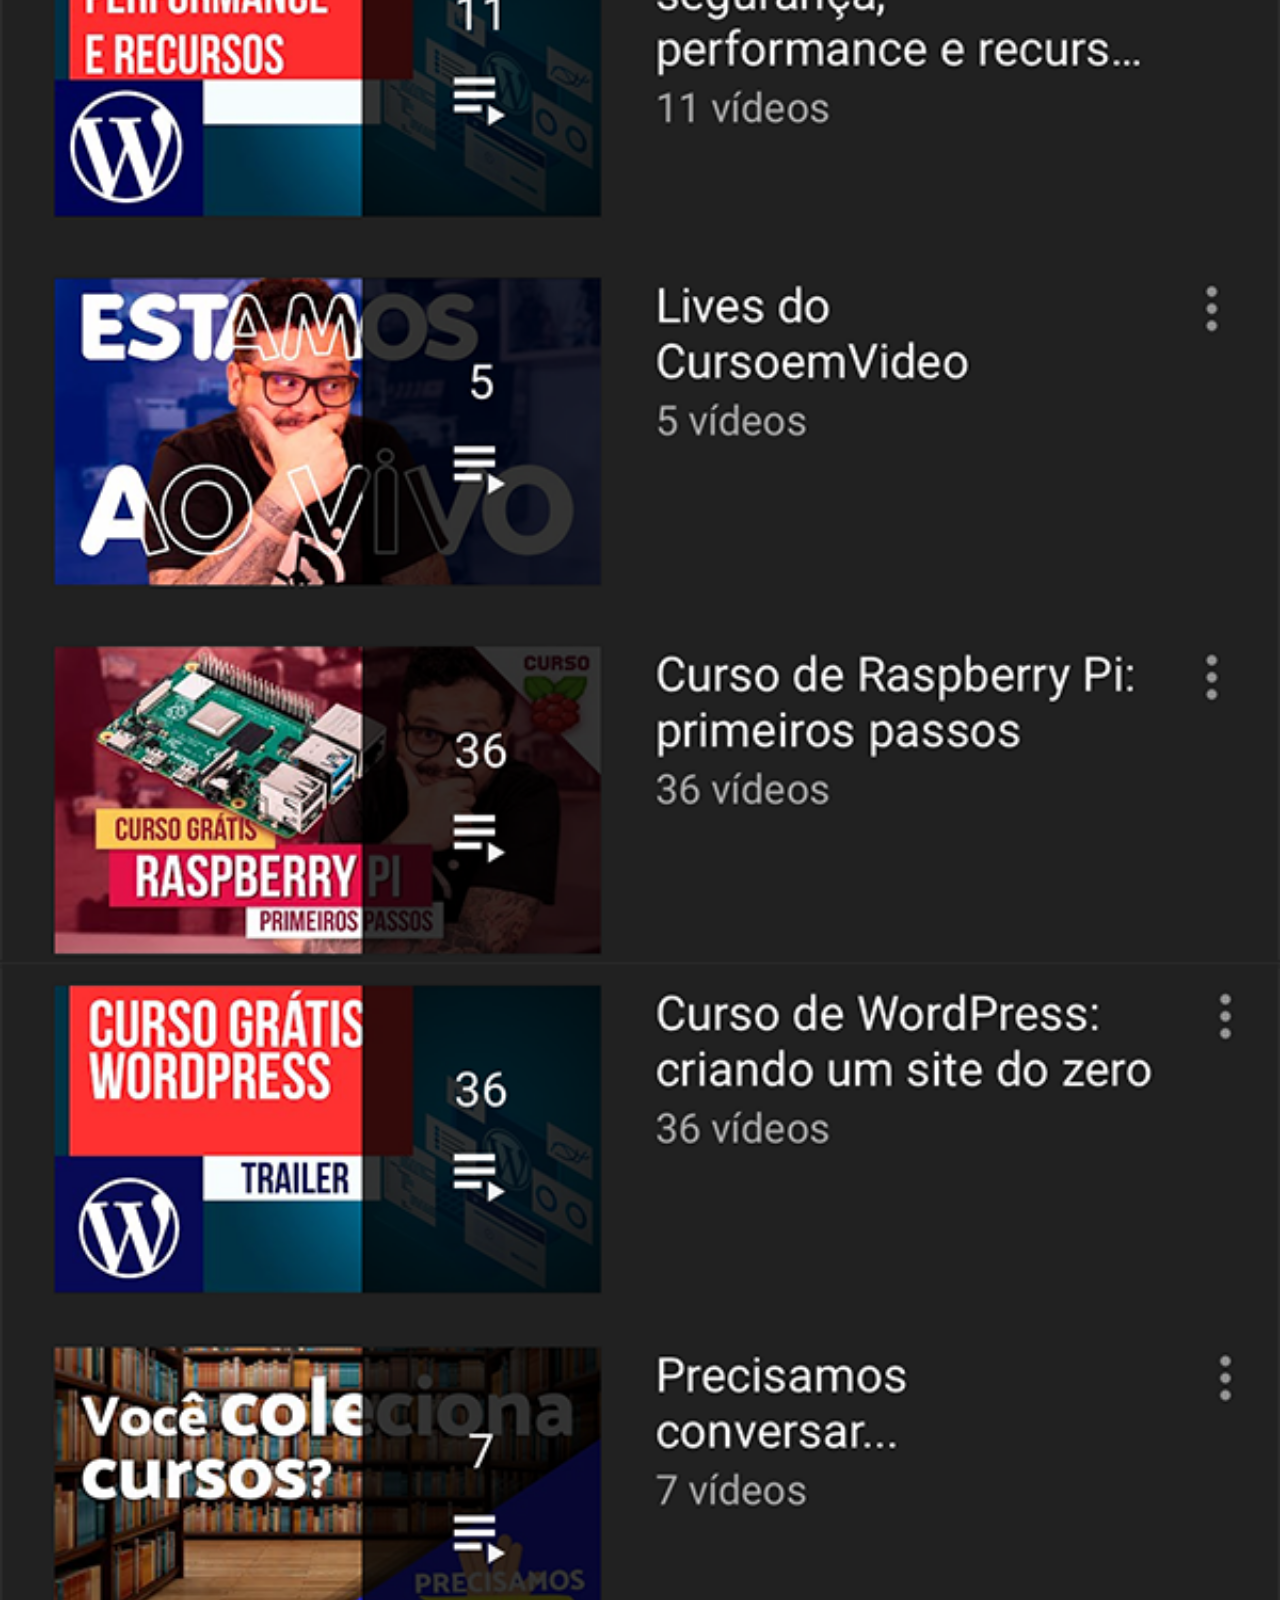
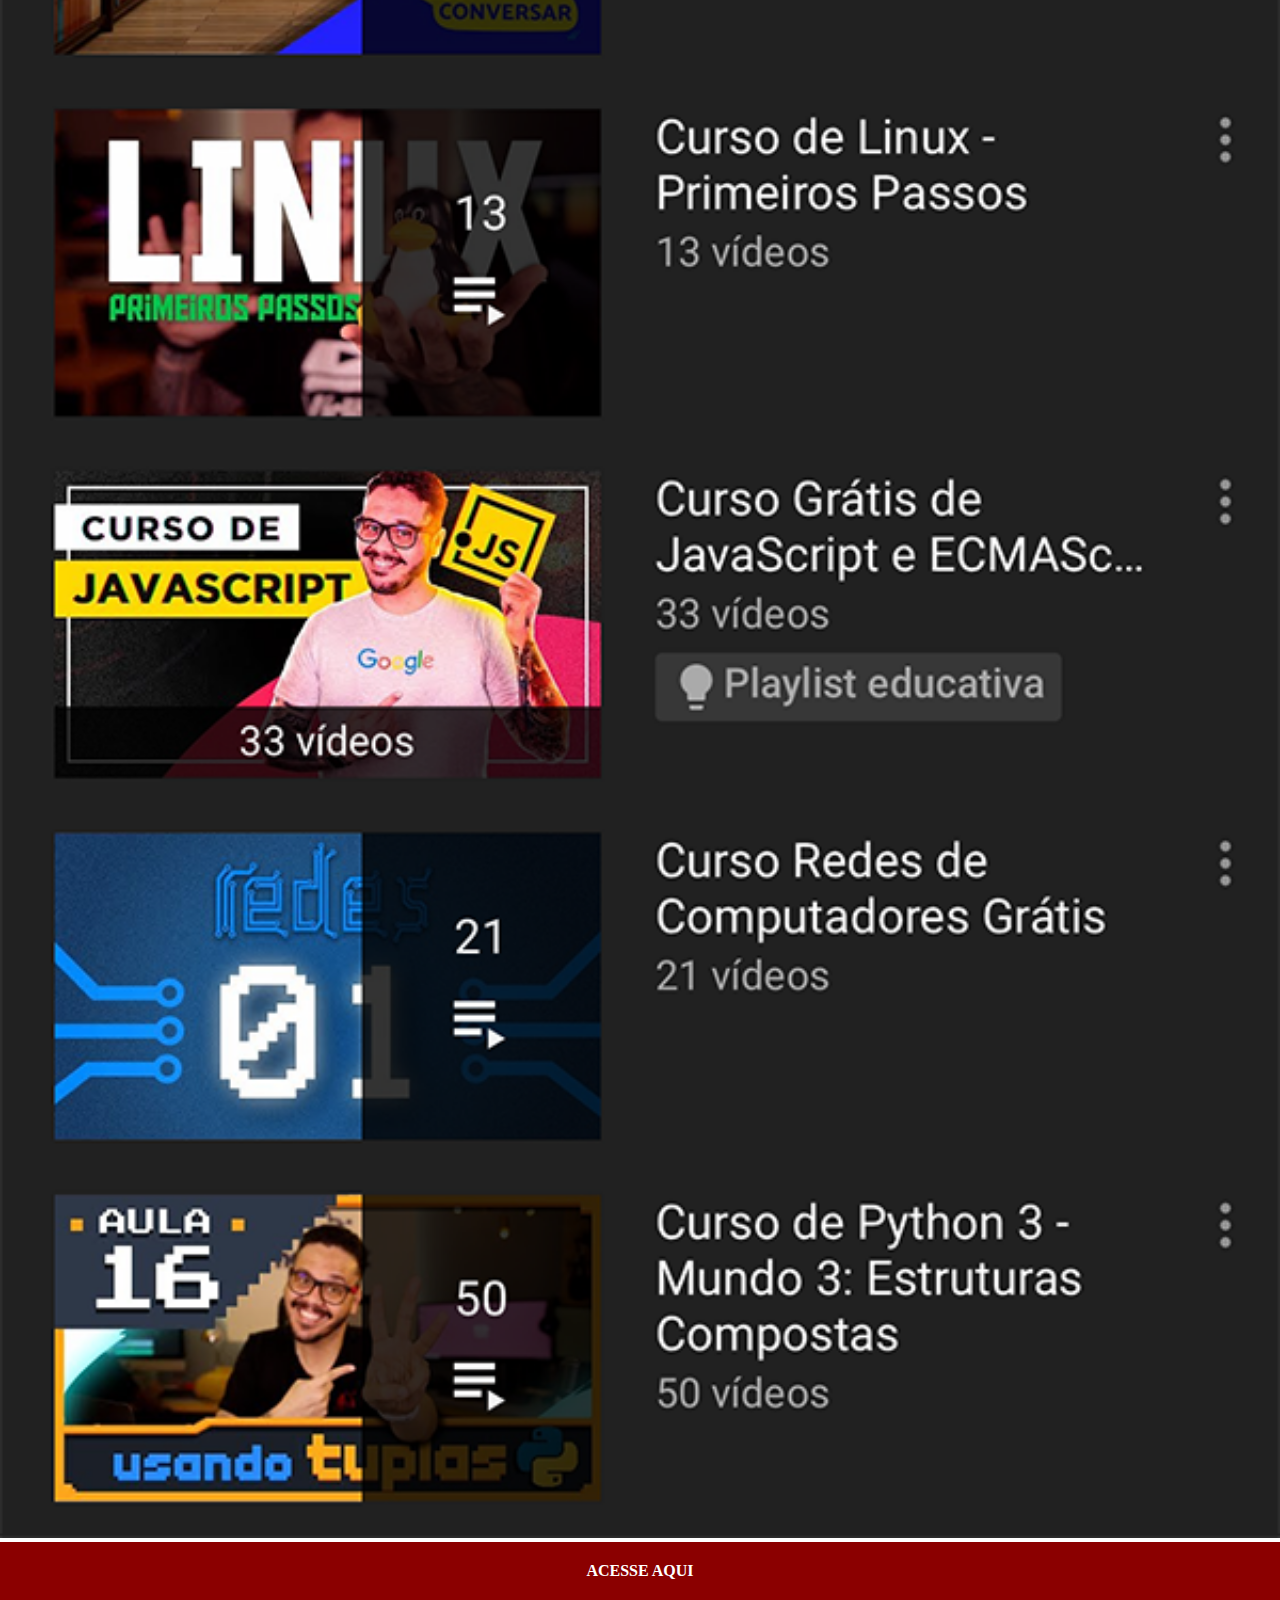
<file: youtube.html>
<!DOCTYPE html>
<html lang="pt-br">
<head>
    <meta charset="UTF-8">
    <meta http-equiv="X-UA-Compatible" content="IE=edge">
    <meta name="viewport" content="width=device-width, initial-scale=1.0">
    <title>Document</title>

    <style>
        *{
            margin: 0;
            padding: 0;
        }
        
        ::-webkit-scrollbar{
            width: 0;
            height: 0;
        }
        
        img{
            width: 100vw;
        }
        a{
            display: block;
            background-color: darkred;
            color: white;
            padding: 20px;
            text-align: center;
            font-weight: bolder;
            text-decoration: none;
        }
    </style>
</head>
<body>
    <img src="imagens/tela-youtube.png" alt="Youtube"><a href="https://www.youtube.com/@CursoemVideo/playlists" target='_blank'>ACESSE AQUI</a>
</body>
</html>
</file>
<file: estilos/style.css>
*{
    margin: 0px;
    padding: 0px;
    font-family: Arial, Helvetica, sans-serif;
}

html, body{
    height: 100vh;
    width: 100vw;
    background-color: black;
}

body{
    background: url(../imagens/fundo-madeira.jpg) no-repeat top center;
    background-size: cover;
    background-attachment: fixed;
}

main{
    height: 100vh;
    position: relative;
    
}

section#telefone{
    position: absolute;
    top: 50%;
    left: 50%;
    transform: translate(-50%, -50%);

    height: 627px;
    width: 311px;
    background-color: blue;
    background: url(../imagens/frame-iphone.png) no-repeat;
}

iframe#tela{
    position: relative;
    top: 80px;
    left: 22px;
    width: 269px;
    height: 471px;
}

section#redes-sociais{
    text-align: right;
}

section#redes-sociais img{
    width: 60px;
    margin: 15px;
    border-radius: 50%;
    box-shadow: 2px 2px 5px rgba(0, 0, 0, 0.529);
    box-sizing: border-box;

}

section#redes-sociais img:hover{
    border: 2px solid rgba(255, 187, 0, 0.6);
    transform: translate(-3px, -3px );
    box-shadow: 5px 5px 10px rgb(0, 0, 0, 0.600);
    transition: transform .3s, border 0.3s, box-shadow 0.3s;
}
</file>
